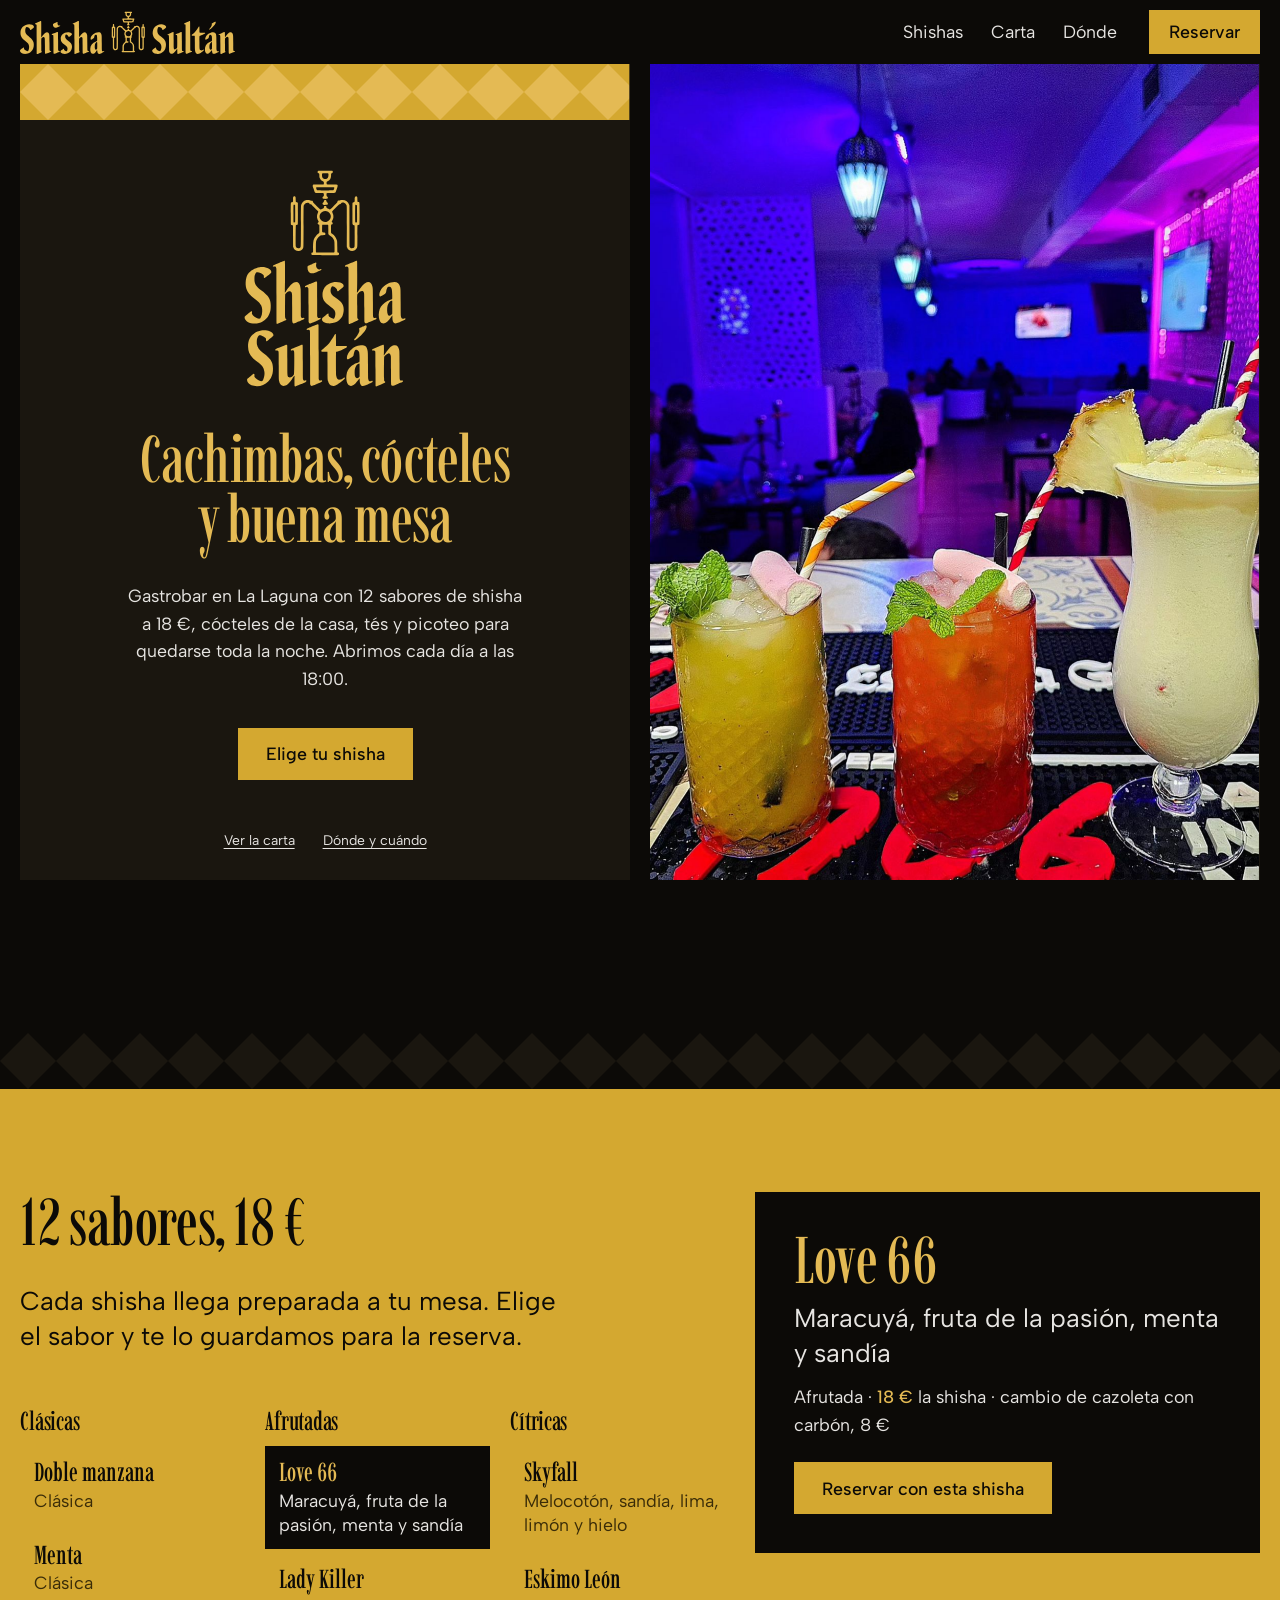
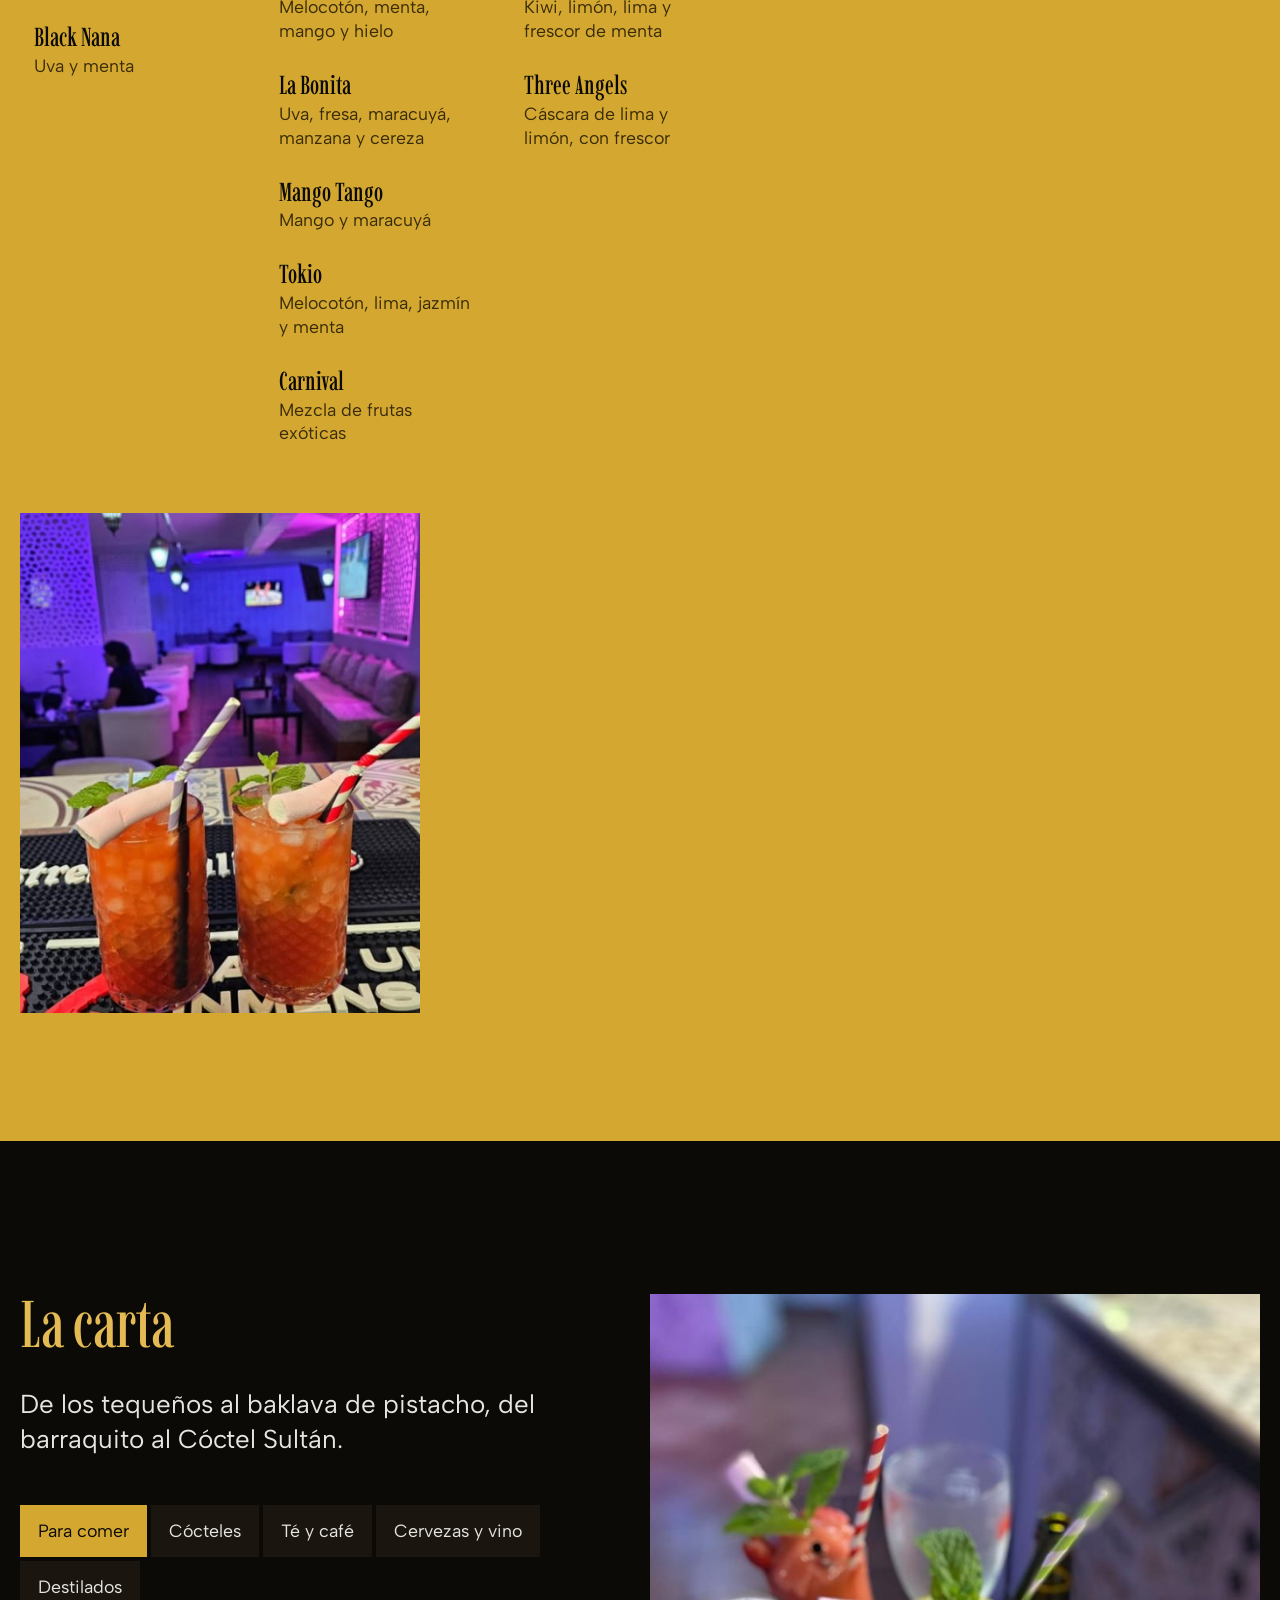
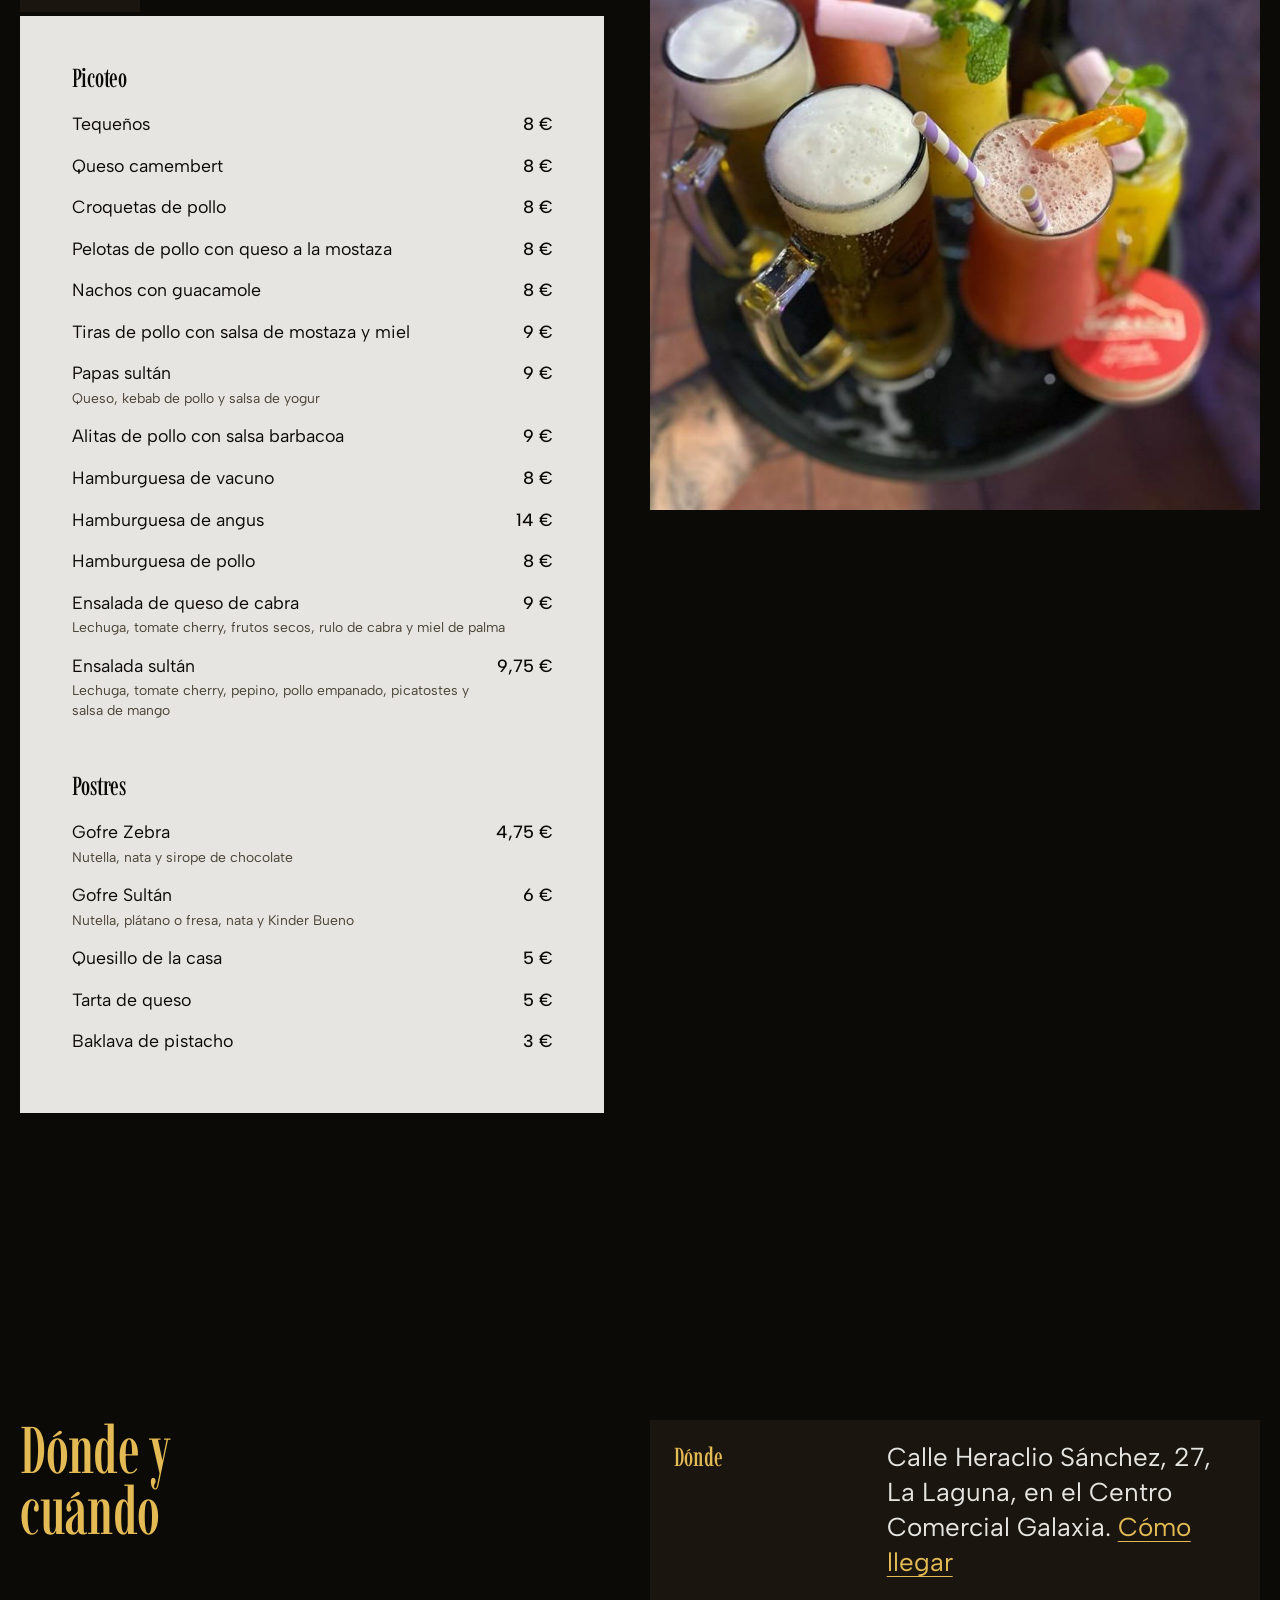
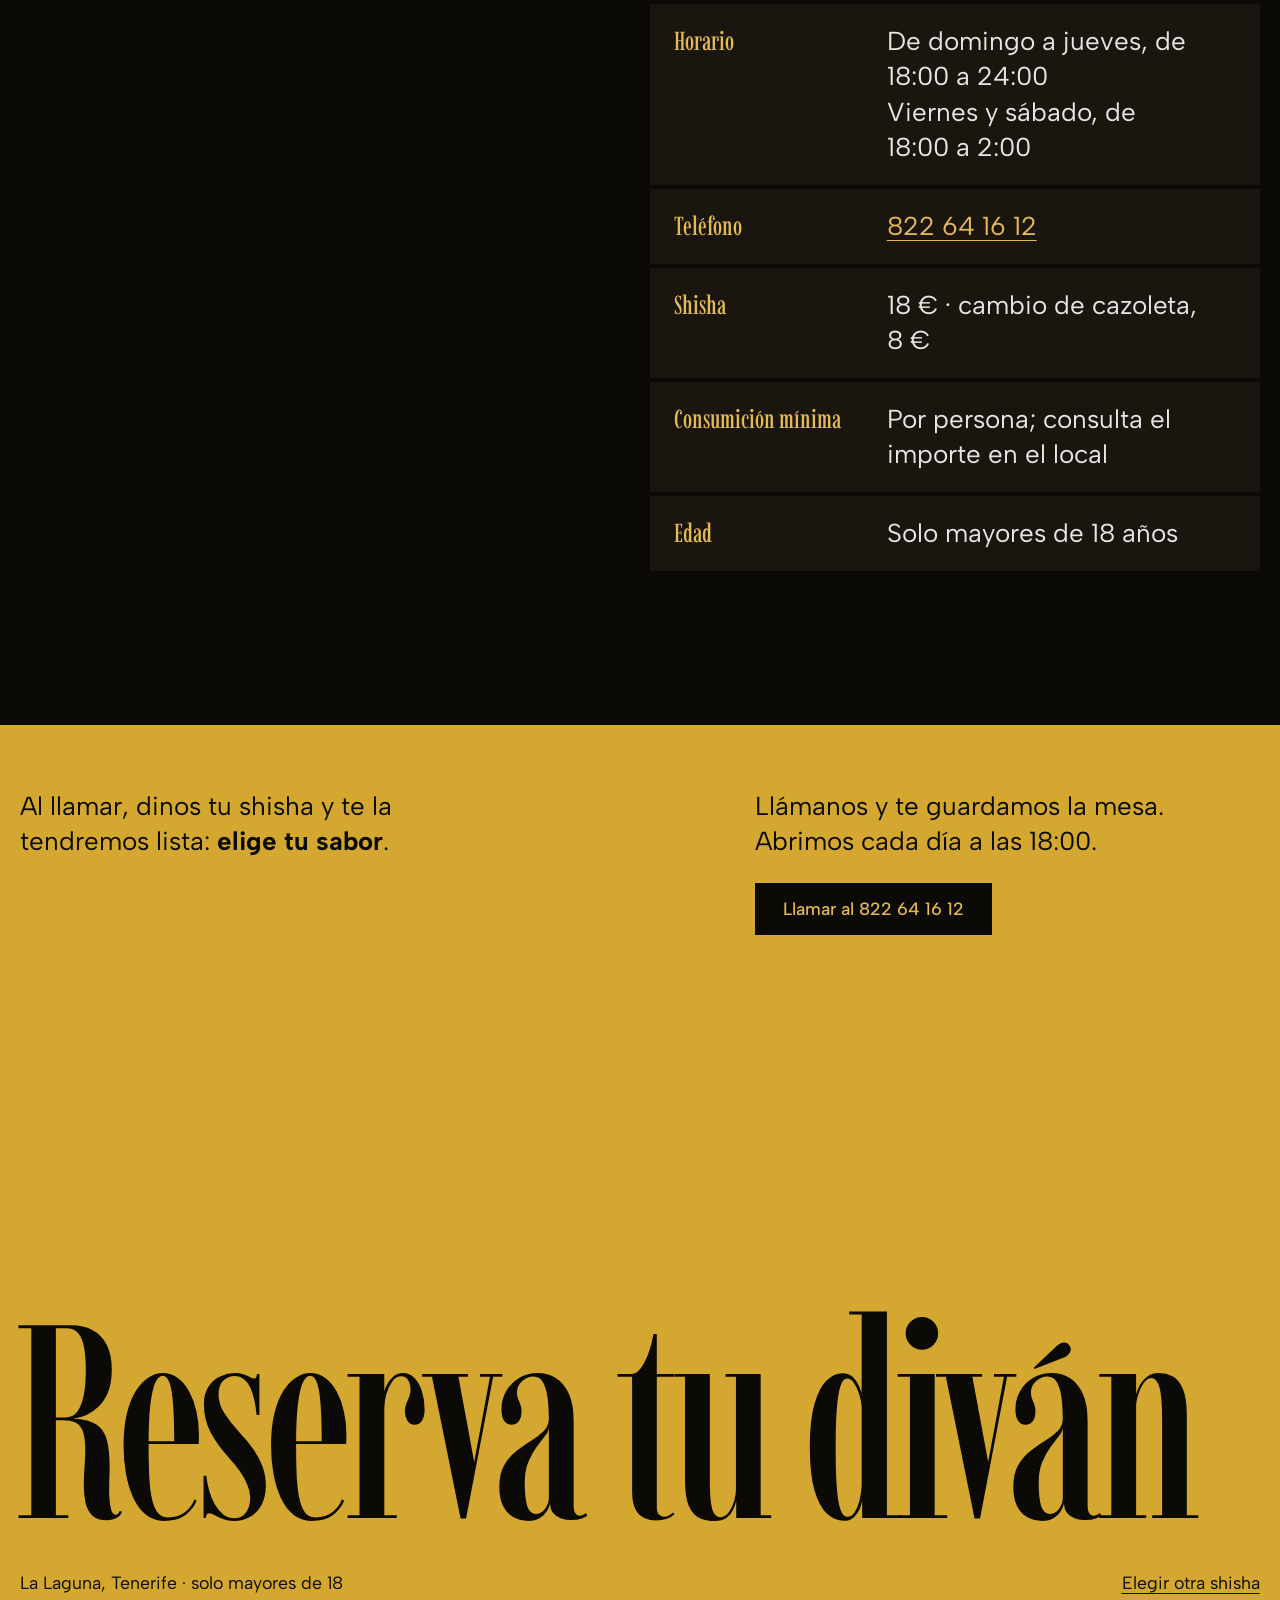
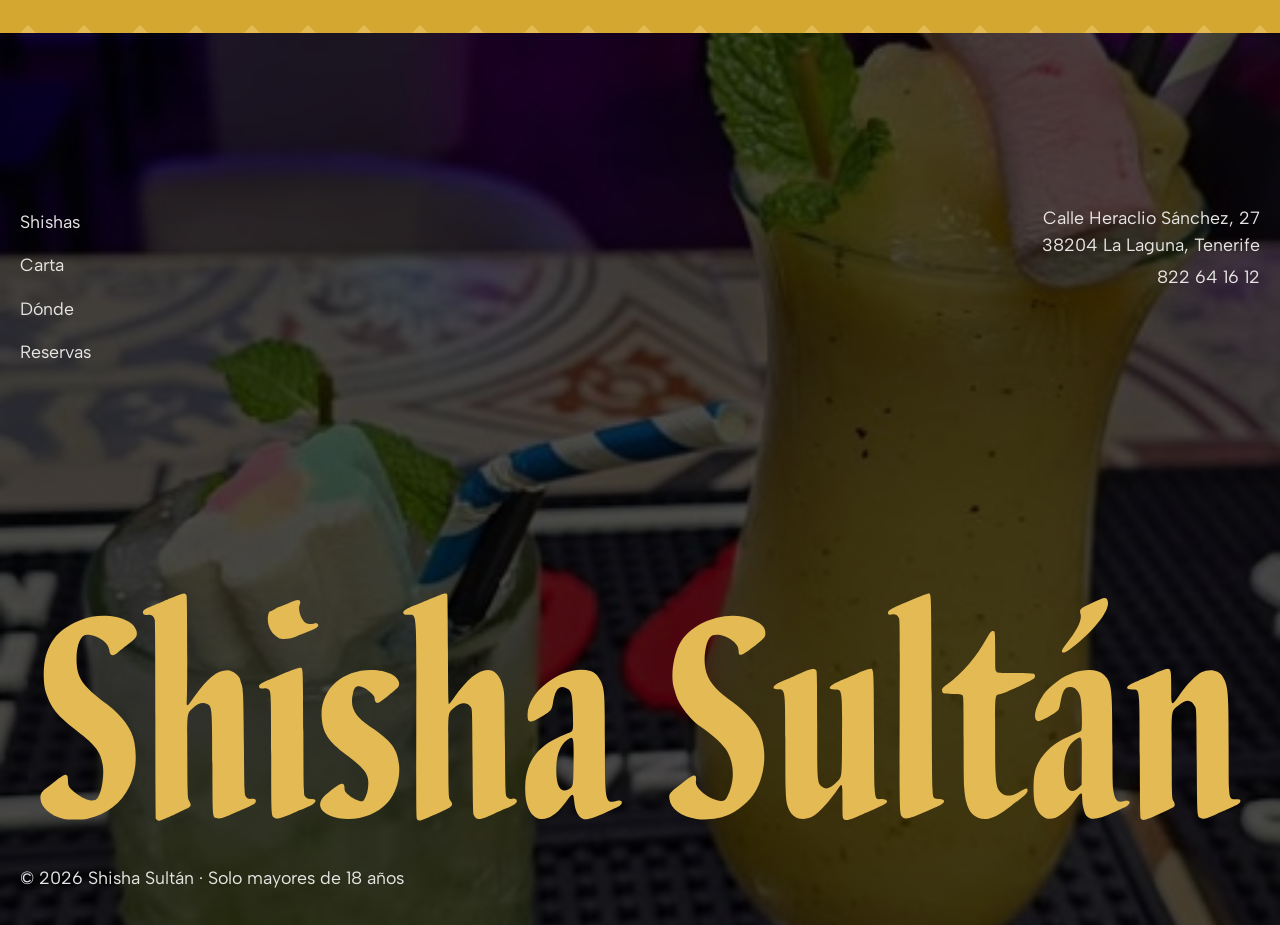
<file: index.html>
<!doctype html>
<html lang="es">
<head>
<meta charset="utf-8">
<meta name="viewport" content="width=device-width, initial-scale=1">
<title>Shisha Sultán · Gastrobar y cachimbas en La Laguna</title>
<meta name="description" content="Shisha Sultán, gastrobar y lounge de cachimbas en La Laguna (Tenerife): 12 sabores de shisha a 18 €, cócteles, tés y picoteo. Todos los días desde las 18:00.">
<meta name="theme-color" content="#0c0a07">
<link rel="icon" href="brand/favicon.svg" type="image/svg+xml">
<script>
  /* Tapa la página un instante si va a sonar la animación de entrada (solo la primera vez por visita). */
  try {
    if (!matchMedia("(prefers-reduced-motion: reduce)").matches && !sessionStorage.getItem("shisha-sultan:intro")) {
      document.documentElement.classList.add("intro-pendiente");
    }
  } catch (e) { /* sin almacenamiento: sin animación */ }
</script>
<meta property="og:title" content="Shisha Sultán · Gastrobar y cachimbas">
<meta property="og:description" content="12 sabores de shisha a 18 €, cócteles, tés y picoteo en La Laguna. Todos los días desde las 18:00.">
<link rel="preconnect" href="https://fonts.googleapis.com">
<link rel="preconnect" href="https://fonts.gstatic.com" crossorigin>
<link href="https://fonts.googleapis.com/css2?family=Imbue:opsz,wght@10..100,500&family=Albert+Sans:wght@400;500&display=swap" rel="stylesheet">
<script type="application/ld+json">
{
  "@context": "https://schema.org",
  "@type": "BarOrPub",
  "name": "Shisha Sultán",
  "description": "Gastrobar y lounge de cachimbas: 12 sabores de shisha, cócteles, tés y picoteo.",
  "url": "https://oliva3blanca.github.io/shisha-sultan-web/",
  "telephone": "+34 822 64 16 12",
  "address": {
    "@type": "PostalAddress",
    "streetAddress": "Calle Heraclio Sánchez, 27 (Centro Comercial Galaxia)",
    "postalCode": "38204",
    "addressLocality": "San Cristóbal de La Laguna",
    "addressRegion": "Santa Cruz de Tenerife",
    "addressCountry": "ES"
  },
  "geo": { "@type": "GeoCoordinates", "latitude": 28.4848504, "longitude": -16.3159972 },
  "hasMap": "https://maps.app.goo.gl/E8HLa1wCTCPhyPnT7",
  "openingHoursSpecification": [
    { "@type": "OpeningHoursSpecification", "dayOfWeek": ["Sunday", "Monday", "Tuesday", "Wednesday", "Thursday"], "opens": "18:00", "closes": "24:00" },
    { "@type": "OpeningHoursSpecification", "dayOfWeek": ["Friday", "Saturday"], "opens": "18:00", "closes": "02:00" }
  ]
}
</script>
<link rel="stylesheet" href="styles.css">
</head>
<body>
<a class="saltar" href="#contenido">Saltar al contenido</a>

<svg width="0" height="0" class="defs" aria-hidden="true" focusable="false">
  <defs>
    <pattern id="rombo-oro" width="56" height="56" patternUnits="userSpaceOnUse"><rect width="56" height="56" fill="#d4a830"/><path d="M28 0 56 28 28 56 0 28Z" fill="#e4ba54"/></pattern>
    <pattern id="rombo-negro" width="56" height="56" patternUnits="userSpaceOnUse"><rect width="56" height="56" fill="#0c0a07"/><path d="M28 0 56 28 28 56 0 28Z" fill="#1a160f"/></pattern>
  </defs>
</svg>

<header class="barra">
  <a class="barra__marca" href="#inicio" aria-label="Shisha Sultán, inicio">
    <svg class="emblema" viewBox="0 0 594.3 121.5" width="215" height="44" data-w="594.3" data-h="121.5" data-hc="299.4" data-dx1c="203.7" data-dx2c="-10.5" data-dxs1="279.2" data-dxs2="-86.0" aria-hidden="true" focusable="false"><g fill="currentColor"><g class="e-s1"><path transform="translate(-22.93 -3.59)" d="M31.98,124.62C26.87,123.38 22.93,119.73 22.96,116.25C22.97,114.65 23.43,113.84 25.01,112.62C25.72,112.08 27.17,110.94 28.22,110.11C33.23,106.11 34.00,106.03 34.00,109.48C34.00,111.59 34.44,112.31 36.88,114.20C40.95,117.36 44.61,118.22 45.86,116.31C47.58,113.70 48.58,107.37 47.93,103.18C47.11,97.87 45.16,95.26 37.63,89.43C29.50,83.13 27.42,80.57 25.18,74.12C23.96,70.64 23.98,62.94 25.21,59.04C27.43,51.97 31.09,48.20 38.88,44.95C47.60,41.30 59.77,43.55 61.38,49.12C61.87,50.80 61.50,51.82 59.94,53.08C59.39,53.52 58.53,54.22 58.03,54.63C57.53,55.05 56.68,55.72 56.15,56.12C55.61,56.51 54.62,57.33 53.95,57.92C51.96,59.69 50.82,59.31 50.52,56.79C50.16,53.73 45.70,50.75 41.46,50.75C39.11,50.75 37.38,54.94 37.42,60.53C37.47,68.06 39.48,71.08 49.50,78.63C55.83,83.41 59.69,88.78 60.62,94.12C63.26,109.28 55.56,121.79 41.84,124.62C39.57,125.09 33.92,125.09 31.98,124.62Z"/></g><g class="e-r1"><path fill-rule="evenodd" transform="translate(-22.93 -3.59)" d="M69.85,125.26C69.56,125.14 69.25,124.85 69.15,124.61C69.06,124.37 68.99,106.56 68.99,85.03C68.99,61.79 68.90,45.47 68.76,44.88C68.41,43.38 67.45,42.66 66.02,42.82C64.63,42.98 64.00,42.68 64.00,41.87C64.00,40.91 64.65,40.46 67.88,39.15C69.53,38.49 71.58,37.62 72.44,37.22C73.30,36.82 74.06,36.50 74.13,36.50C74.20,36.50 75.60,35.93 77.25,35.24C80.49,33.88 81.02,33.86 81.50,35.13C81.77,35.85 81.87,72.78 81.61,76.44C81.35,80.15 81.61,80.07 84.63,75.62C89.54,68.39 93.76,65.00 97.86,65.00C99.87,65.00 102.97,67.39 103.01,68.98C103.02,69.20 103.20,69.83 103.42,70.38C104.16,72.25 104.28,75.12 104.45,94.88C104.62,113.76 104.65,114.67 105.11,115.57C105.65,116.62 106.27,116.88 107.76,116.68C108.86,116.53 109.34,116.89 109.21,117.77C109.09,118.59 108.27,119.08 104.12,120.84C102.06,121.72 99.47,122.84 98.37,123.33C95.75,124.49 94.57,124.75 93.48,124.40C91.81,123.86 91.88,124.76 91.83,103.00C91.77,80.29 91.72,79.64 89.76,78.63C87.96,77.70 86.05,78.27 83.83,80.40C81.60,82.54 81.70,81.54 81.79,100.22C81.88,116.38 81.88,116.38 82.56,117.54C83.58,119.28 83.30,119.97 81.25,120.75C80.77,120.94 79.36,121.59 78.12,122.21C75.95,123.29 70.78,125.52 70.51,125.48C70.43,125.48 70.14,125.37 69.85,125.26ZM117.01,124.43C115.28,123.57 115.38,125.02 115.37,98.75C115.36,73.31 115.37,73.41 114.08,72.57C113.66,72.30 113.19,72.24 112.36,72.36C111.11,72.55 110.50,72.26 110.50,71.48C110.50,70.79 111.85,69.93 114.75,68.77C116.19,68.19 118.16,67.34 119.12,66.87C121.47,65.75 126.18,64.00 126.88,64.00C128.17,64.00 128.12,62.99 128.25,89.86C128.37,113.16 128.41,114.94 128.81,115.56C129.44,116.52 130.10,116.79 131.58,116.70C133.96,116.56 133.46,118.35 130.79,119.54C129.87,119.95 128.79,120.43 128.38,120.61C127.96,120.80 127.34,121.03 127.00,121.13C126.66,121.23 125.50,121.75 124.44,122.28C122.71,123.15 120.00,124.15 118.25,124.58C117.90,124.66 117.34,124.59 117.01,124.43ZM118.38,52.09C115.62,50.55 114.00,47.73 114.00,44.48C114.00,42.54 114.53,41.25 115.34,41.25C115.50,41.25 116.06,40.96 116.58,40.61C117.10,40.25 118.22,39.74 119.08,39.46C119.93,39.18 121.65,38.46 122.91,37.85C126.31,36.21 127.63,36.57 126.74,38.89C125.98,40.86 127.47,45.09 129.25,46.06C130.12,46.53 132.02,46.57 133.03,46.14C133.42,45.98 134.25,46.55 134.25,46.99C134.25,47.56 133.18,48.33 131.50,48.98C129.15,49.89 126.81,50.84 124.89,51.67C122.95,52.52 119.52,52.74 118.38,52.09ZM142.50,124.49C135.14,123.15 132.73,118.89 137.18,115.08C143.20,109.93 144.75,109.41 144.75,112.53C144.75,113.48 144.88,113.72 146.02,114.82C147.77,116.51 151.35,118.10 152.15,117.56C152.72,117.19 153.74,114.77 153.99,113.22C154.95,107.28 153.83,105.43 145.40,99.02C138.19,93.54 136.09,90.38 135.61,84.26C134.75,73.22 143.29,64.92 155.50,64.93C162.73,64.94 168.08,68.34 166.24,71.76C166.01,72.20 160.96,76.39 159.09,77.70C157.66,78.70 156.76,78.04 156.75,75.99C156.75,75.28 153.71,72.56 152.30,72.02C149.69,70.99 148.81,71.46 148.13,74.23C146.77,79.76 148.61,83.40 154.88,87.58C163.47,93.31 165.83,96.40 166.55,102.85C167.16,108.23 165.34,114.38 162.08,118.03C157.46,123.20 149.62,125.78 142.50,124.49ZM173.87,124.99C173.43,124.51 173.41,123.04 173.47,86.47C173.55,40.05 173.74,42.67 170.34,42.79C168.73,42.85 168.26,42.64 168.25,41.85C168.24,41.19 169.71,40.22 172.32,39.16C173.86,38.54 177.30,37.12 179.96,36.00C184.78,33.98 185.52,33.82 185.87,34.70C185.97,34.93 186.09,44.91 186.14,56.88C186.22,74.14 186.31,78.62 186.56,78.62C186.73,78.62 187.61,77.54 188.50,76.22C197.53,62.85 205.84,61.14 208.27,72.16C208.80,74.54 208.82,75.31 208.97,94.75C209.11,113.21 209.16,114.94 209.56,115.67C210.07,116.59 210.71,116.86 211.89,116.64C212.99,116.43 213.75,116.84 213.75,117.64C213.75,118.42 212.33,119.36 209.29,120.59C208.10,121.07 206.00,121.99 204.62,122.63C199.04,125.25 197.49,125.38 196.54,123.29C196.17,122.47 196.11,120.28 196.00,101.62C195.88,82.26 195.84,80.82 195.43,80.05C194.09,77.61 191.10,77.66 188.48,80.17C186.06,82.48 186.23,80.95 186.31,99.70C186.38,116.16 186.38,116.16 187.08,117.22C188.48,119.34 188.19,119.73 183.62,121.78C182.66,122.22 181.14,122.91 180.25,123.31C175.25,125.59 174.57,125.77 173.87,124.99ZM240.12,124.66C238.21,123.79 237.11,121.56 236.72,117.75C236.33,113.93 236.25,113.95 232.71,118.78C224.99,129.29 216.64,125.46 217.09,111.62C217.42,101.25 222.38,94.85 233.25,90.72C236.59,89.45 236.32,90.19 236.18,82.63C236.04,74.83 235.65,73.25 233.62,72.27C230.67,70.85 229.07,72.66 228.16,78.44C227.77,80.93 227.37,81.44 224.27,83.30C218.77,86.61 217.88,86.50 218.04,82.58C218.44,72.76 233.37,62.53 243.14,65.37C244.91,65.88 246.14,67.05 247.21,69.20C248.87,72.53 249.00,74.45 249.00,95.19C249.00,118.49 249.04,118.69 253.91,117.47C256.35,116.85 256.47,118.85 254.05,119.92C253.27,120.26 251.22,121.23 249.50,122.06C244.35,124.55 241.57,125.32 240.12,124.66ZM234.50,112.78C236.35,111.80 236.37,111.69 236.45,101.84C236.54,91.51 236.47,91.25 234.00,92.98C231.21,94.94 229.73,98.57 229.56,103.88C229.32,111.52 231.05,114.63 234.50,112.78Z"/></g><g class="e-s2"><path transform="translate(90.71 -3.59)" d="M285.62,124.75C279.61,123.83 275.29,120.63 274.83,116.74C274.57,114.54 274.64,114.46 280.86,109.60C284.71,106.60 285.89,106.59 285.43,109.57C285.05,112.05 289.09,115.79 293.59,117.13C296.21,117.91 297.05,117.61 298.08,115.59C300.95,109.93 300.94,102.94 298.06,97.75C296.65,95.22 292.12,90.97 287.51,87.87C283.45,85.14 278.70,79.15 277.55,75.30C277.28,74.38 276.85,72.95 276.61,72.12C275.28,67.66 276.31,59.46 278.82,54.64C283.63,45.39 298.40,40.43 308.24,44.75C311.86,46.34 313.25,47.84 313.25,50.18C313.25,51.76 312.86,52.20 308.38,55.74C303.55,59.55 302.50,59.77 302.50,56.99C302.50,52.87 293.52,48.84 291.02,51.85C289.59,53.58 288.62,58.80 289.01,62.72C289.57,68.34 292.25,72.03 299.85,77.62C305.65,81.89 309.57,86.21 310.98,89.90C313.42,96.27 313.46,102.81 311.09,109.75C309.17,115.34 305.00,119.83 298.78,122.99C295.63,124.58 289.74,125.37 285.62,124.75Z"/></g><g class="e-r2"><path fill-rule="evenodd" transform="translate(90.71 -3.59)" d="M344.60,124.72C344.16,124.23 344.12,123.74 344.12,117.91C344.12,110.57 344.01,110.12 342.68,112.12C338.96,117.73 334.34,122.78 331.92,123.89C328.07,125.65 324.43,124.58 322.83,121.21C321.31,118.00 321.25,117.11 321.25,95.79C321.25,72.22 321.33,72.85 318.18,72.70C316.81,72.63 316.62,72.56 316.55,72.10C316.43,71.26 317.59,70.50 321.39,68.90C323.31,68.10 325.89,66.97 327.12,66.38C331.41,64.36 333.09,64.07 333.68,65.25C333.92,65.73 333.99,70.55 334.00,86.54C334.01,110.22 334.00,110.15 336.01,111.85C337.44,113.04 339.09,112.55 341.53,110.21C344.06,107.77 343.86,109.28 343.95,91.77C344.04,72.49 344.08,72.75 340.89,72.75C337.31,72.75 339.01,70.91 344.66,68.65C346.15,68.05 348.66,66.98 350.23,66.26C351.80,65.54 353.68,64.83 354.42,64.68C356.83,64.17 356.61,61.72 356.75,90.07C356.90,119.14 356.62,116.75 359.88,116.75C361.13,116.75 362.00,117.15 362.00,117.74C362.00,118.36 360.70,119.14 357.00,120.74C354.73,121.72 352.48,122.70 352.00,122.92C346.94,125.22 345.39,125.60 344.60,124.72ZM368.03,123.86C366.94,122.46 366.93,122.33 367.03,82.62C367.12,46.68 367.10,44.83 366.68,43.97C366.10,42.81 365.28,42.45 363.75,42.65C362.66,42.79 362.54,42.76 362.37,42.25C362.08,41.33 363.31,40.44 367.00,38.88C374.59,35.66 378.10,34.25 378.50,34.25C379.74,34.25 379.67,32.18 379.85,74.96C380.02,116.96 379.99,115.73 381.06,116.42C381.23,116.53 382.11,116.68 383.00,116.75C385.52,116.94 385.43,118.28 382.81,119.44C382.16,119.73 380.44,120.49 379.00,121.14C371.06,124.69 369.07,125.18 368.03,123.86ZM398.38,124.23C395.97,123.24 394.53,121.30 393.72,117.95C392.74,113.89 392.65,111.97 392.64,93.45C392.63,76.59 392.60,75.49 392.18,75.07C391.80,74.69 391.19,74.61 388.18,74.54C384.29,74.44 384.00,74.34 384.00,73.09C384.00,72.33 384.19,72.11 385.98,70.78C392.42,66.00 397.47,60.08 402.00,51.98C403.22,49.80 403.70,49.25 404.37,49.25C405.25,49.25 405.29,49.59 405.27,57.54C405.26,64.46 405.29,64.99 405.73,65.54C406.21,66.12 406.21,66.12 413.23,66.18C417.60,66.22 420.45,66.34 420.75,66.50C421.37,66.83 421.40,67.79 420.81,68.31C420.40,68.68 412.96,72.50 412.66,72.50C412.58,72.50 411.67,72.90 410.63,73.38C409.60,73.86 408.17,74.38 407.44,74.54C405.07,75.05 405.25,73.72 405.25,91.02C405.25,110.25 405.48,112.43 407.75,114.34C409.53,115.83 411.92,115.72 414.75,114.00C417.72,112.19 418.25,112.10 418.25,113.41C418.25,114.16 417.13,115.34 414.62,117.23C413.78,117.86 412.53,118.81 411.86,119.33C405.21,124.50 401.92,125.69 398.38,124.23ZM425.62,124.46C423.59,123.70 421.83,121.36 421.11,118.46C420.49,115.93 420.48,108.94 421.09,106.25C422.64,99.47 428.23,93.98 437.00,90.62C438.31,90.12 439.53,89.53 439.71,89.29C440.30,88.55 439.97,77.58 439.29,75.50C438.56,73.24 437.27,71.98 435.52,71.81C433.27,71.59 432.25,73.17 431.36,78.24C431.16,79.40 430.82,80.61 430.61,80.94C429.85,82.10 423.90,85.50 422.64,85.50C420.48,85.50 420.83,81.16 423.33,76.88C425.26,73.56 426.53,72.20 430.25,69.44C436.63,64.73 445.43,63.54 448.88,66.94C452.00,70.02 452.23,72.02 452.24,95.75C452.25,108.81 452.32,111.74 452.64,113.62C453.29,117.30 454.27,118.28 456.68,117.64C459.88,116.80 459.93,118.87 456.75,120.24C455.99,120.57 454.08,121.45 452.50,122.20C446.48,125.06 443.43,125.40 441.79,123.43C441.04,122.52 440.21,119.35 440.14,117.12C440.05,114.34 440.09,114.50 439.54,114.50C439.24,114.50 438.48,115.35 437.38,116.92C433.27,122.76 428.79,125.63 425.62,124.46ZM432.17,57.83C431.70,57.36 432.15,56.37 433.69,54.46C438.05,49.07 440.06,44.94 439.47,42.60C438.96,40.59 439.10,40.43 443.19,38.47C449.18,35.60 449.63,35.50 450.25,37.00C451.48,39.98 447.13,46.46 439.30,53.31C435.12,56.97 432.78,58.45 432.17,57.83ZM437.45,113.15C437.82,112.95 438.52,112.38 439.00,111.88L439.88,110.97L439.95,101.89C440.03,90.98 440.09,91.17 437.33,93.04C434.53,94.94 433.06,98.44 432.82,103.75C432.51,110.93 434.39,114.75 437.45,113.15ZM463.63,124.67C463.30,124.16 463.24,121.06 463.17,99.73C463.08,71.00 463.29,72.75 459.97,72.75C457.45,72.75 457.47,71.66 460.02,70.36C460.65,70.04 462.85,69.09 464.89,68.23C466.94,67.38 468.85,66.53 469.14,66.34C469.43,66.15 470.59,65.66 471.72,65.25C475.77,63.77 475.75,63.73 475.75,71.76C475.75,79.89 475.77,79.90 479.29,74.71C481.83,70.96 485.78,66.89 487.87,65.87C491.13,64.27 494.87,65.02 496.34,67.56C498.58,71.43 498.75,73.48 498.76,96.11C498.76,118.01 498.59,116.84 501.87,116.86C503.22,116.87 503.38,116.93 503.45,117.41C503.58,118.33 502.72,118.94 499.12,120.47C498.16,120.88 495.86,121.89 494.00,122.72C489.66,124.65 488.57,124.93 487.54,124.39C486.07,123.63 486.14,124.63 485.99,101.88C485.86,81.24 485.85,80.86 485.33,79.75C483.92,76.72 481.79,76.54 478.63,79.21C475.66,81.70 475.89,79.99 475.95,99.48C476.01,116.33 476.01,116.33 476.66,117.52C477.49,119.05 477.34,119.79 476.07,120.37C475.55,120.61 474.23,121.23 473.12,121.76C466.05,125.14 464.29,125.68 463.63,124.67Z"/></g></g><g class="e-cachimba"><g transform="translate(248.87 0.00) scale(0.24299) translate(-54.8 -11.8)" fill="none" stroke="currentColor" stroke-width="22" stroke-linecap="round" stroke-linejoin="round"><path fill="currentColor" stroke="none" fill-rule="evenodd" d="M193.50,491.77C192.08,491.60 191.11,491.18 189.34,489.97C186.25,487.86 185.85,482.29 188.59,479.62C189.91,478.34 190.00,478.31 194.69,477.02C196.66,476.48 196.51,478.51 196.63,450.59C196.77,420.33 196.73,420.92 199.47,410.75C203.31,396.50 212.52,383.91 225.77,374.80C231.61,370.78 231.12,373.18 231.12,348.48C231.12,324.22 231.46,326.50 227.77,325.76C222.45,324.69 220.06,319.87 222.53,315.22C223.35,313.69 224.30,312.85 226.74,311.50C228.27,310.65 228.26,310.35 226.60,307.82C225.81,306.61 224.76,305.00 224.26,304.24C218.46,295.34 216.03,281.22 218.70,271.85C218.97,270.90 219.32,269.50 219.48,268.73C219.78,267.29 223.32,259.30 224.35,257.75C224.67,257.26 225.01,256.50 225.11,256.07C225.55,254.08 226.00,254.59 206.94,235.73C183.85,212.88 186.32,215.02 182.77,214.81C179.16,214.59 177.44,213.32 176.22,209.96C175.26,207.34 173.86,206.48 169.75,205.97C157.84,204.52 146.99,213.05 145.10,225.38C144.99,226.06 144.90,275.51 144.89,335.25C144.88,436.91 144.85,444.01 144.45,445.96C141.72,459.16 131.75,468.27 118.95,469.24C103.17,470.44 91.71,462.05 87.72,446.38C87.15,444.12 87.15,444.12 87.08,388.38C87.03,350.39 86.92,332.22 86.74,331.35C86.28,329.12 84.74,328.19 81.37,328.12C76.89,328.03 75.47,326.26 75.01,320.23C74.67,315.81 74.66,214.77 75.00,210.70C75.30,207.12 75.69,206.05 77.08,205.08C78.08,204.37 80.73,203.48 82.88,203.12C84.35,202.88 86.23,202.00 86.57,201.40C86.79,201.02 86.91,197.68 87.00,189.25C87.15,176.17 87.11,176.43 89.16,173.77C91.99,170.09 97.82,170.45 100.17,174.44C101.61,176.87 101.74,178.15 101.75,189.43C101.75,202.66 101.65,202.38 106.50,202.99C111.24,203.58 112.36,204.29 113.42,207.33C114.23,209.63 114.11,322.91 113.30,324.53C112.30,326.54 111.05,327.18 106.40,328.11C104.13,328.56 102.53,329.35 102.07,330.25C101.49,331.39 101.75,442.42 102.34,444.36C104.02,449.90 107.28,452.89 113.12,454.25C115.78,454.87 116.12,454.87 119.12,454.25C124.61,453.12 127.53,450.45 129.35,444.87C130.00,442.89 130.00,442.89 130.03,349.13C130.07,250.67 130.20,226.11 130.74,223.12C131.76,217.38 133.69,211.93 135.81,208.77C136.26,208.10 137.17,206.76 137.84,205.78C139.88,202.77 145.65,197.76 149.12,195.96C149.54,195.75 150.44,195.28 151.12,194.93C152.53,194.21 157.11,192.51 159.35,191.88C163.52,190.70 173.81,191.23 178.88,192.88C183.23,194.31 185.61,194.79 189.18,194.97C192.37,195.14 192.51,195.17 193.43,195.91C194.99,197.16 195.86,198.87 196.19,201.34C196.69,205.12 196.41,204.76 207.92,216.11C213.65,221.76 221.88,229.91 226.22,234.22C236.65,244.62 236.62,244.60 241.80,241.44C243.98,240.12 244.92,239.70 246.80,239.25C249.63,238.57 254.06,236.48 254.77,235.48C255.62,234.28 256.00,232.78 256.00,230.62C256.00,227.56 256.16,227.05 257.63,225.58C260.89,222.33 267.20,223.23 269.24,227.25C269.52,227.81 269.74,229.02 269.86,230.62C270.20,235.58 271.42,237.17 275.56,238.02C278.76,238.68 281.14,239.61 283.12,240.96C288.30,244.49 289.91,244.02 296.88,236.99C299.21,234.63 307.06,226.78 314.32,219.54C329.10,204.80 329.08,204.83 329.68,201.17C330.46,196.39 332.25,194.96 337.50,194.88C340.39,194.84 345.79,193.64 347.81,192.59C350.47,191.22 359.97,190.66 364.75,191.59C379.23,194.40 391.15,205.40 394.58,219.12C395.45,222.63 395.49,226.89 395.64,334.75C395.72,393.39 395.86,442.11 395.96,443.00C396.40,446.86 399.50,451.38 402.82,452.99C411.40,457.14 420.50,453.53 423.53,444.77C423.98,443.47 424.00,441.54 423.98,387.15C423.96,356.20 423.87,330.60 423.78,330.27C423.46,329.11 422.46,328.66 419.81,328.49C415.48,328.21 412.78,326.24 411.97,322.75C411.86,322.27 411.76,296.60 411.75,265.71C411.74,209.55 411.74,209.55 412.46,207.76C413.66,204.78 415.12,203.67 418.15,203.43C421.21,203.18 422.54,202.37 423.54,200.16C424.12,198.88 424.12,198.85 424.06,189.38C423.99,177.70 424.28,176.10 427.06,172.94C429.04,170.69 433.76,170.83 436.32,173.21C438.67,175.40 438.59,174.93 438.74,188.50C438.86,199.35 438.91,200.45 439.33,201.21C439.96,202.35 441.44,202.99 443.52,202.99C447.30,203.01 449.30,204.36 450.32,207.61C451.19,210.38 451.20,323.02 450.33,324.65C449.18,326.79 447.99,327.45 444.10,328.10C441.05,328.62 440.02,328.99 439.40,329.83C438.88,330.54 438.88,330.54 438.83,386.21C438.78,445.16 438.80,443.10 438.03,446.75C437.19,450.69 436.62,452.05 433.85,456.66C431.63,460.35 426.98,464.41 422.54,466.53C406.54,474.17 386.75,465.77 382.41,449.50C380.82,443.55 380.95,453.24 380.89,334.38L380.84,226.38L379.92,222.82C376.85,211.00 365.94,204.07 353.80,206.22C351.17,206.69 350.10,207.75 349.23,210.75C348.46,213.40 347.02,214.43 343.57,214.78C339.27,215.22 340.23,214.43 321.44,233.00C301.14,253.06 301.84,252.36 301.34,253.31C300.73,254.50 300.97,257.32 301.80,258.64C307.97,268.41 309.91,284.25 306.14,294.07C304.27,298.94 303.69,300.30 302.93,301.64C301.90,303.46 300.51,305.66 299.24,307.52C297.45,310.12 297.65,310.90 300.51,312.40C303.89,314.17 304.86,316.50 303.91,320.56C303.27,323.27 301.40,324.88 298.02,325.61C295.81,326.08 294.78,326.90 294.72,328.21C294.45,334.47 294.79,369.24 295.13,370.28C295.58,371.62 296.14,372.12 300.88,375.38C311.74,382.86 320.55,393.91 324.66,405.22C326.40,410.00 327.00,412.44 328.28,419.88C328.42,420.70 328.60,421.60 328.69,421.88C328.77,422.15 328.90,434.25 328.98,448.76C329.12,473.80 329.15,475.18 329.58,475.85C330.10,476.63 331.52,477.34 333.38,477.74C334.06,477.88 334.88,478.06 335.18,478.13C335.49,478.20 336.14,478.61 336.64,479.04C339.78,481.81 339.68,487.34 336.44,490.12C334.21,492.03 340.89,491.86 263.75,491.90C225.87,491.92 194.26,491.86 193.50,491.77ZM312.50,476.75C313.04,476.47 313.61,476.02 313.75,475.74C314.24,474.83 313.94,423.54 313.43,420.16C312.46,413.74 309.01,405.27 305.12,399.74C301.47,394.55 293.88,387.73 288.82,385.09C284.19,382.67 281.94,380.74 280.70,378.12L279.88,376.38L279.83,352.88C279.80,339.96 279.72,329.02 279.63,328.59C279.45,327.60 277.99,326.26 277.05,326.22C272.71,326.05 247.99,326.31 247.43,326.54C245.96,327.13 246.00,326.52 246.00,346.80C246.00,358.41 246.10,365.71 246.25,366.28C246.74,368.03 246.98,368.11 252.46,368.29C259.62,368.52 261.11,368.95 262.80,371.22C265.08,374.29 264.97,378.08 262.53,380.54C260.39,382.69 259.97,382.77 250.38,383.00C237.64,383.29 234.64,384.68 224.82,394.79C220.36,399.38 215.84,407.37 213.84,414.19C212.12,420.06 212.17,419.11 212.08,448.38C211.98,477.77 211.86,475.74 213.74,476.69C215.41,477.53 310.86,477.59 312.50,476.75ZM434.87,313.57C435.94,313.24 436.46,312.93 436.68,312.49C437.03,311.80 437.07,283.76 436.78,243.25C436.60,217.71 436.77,219.32 434.17,218.03C432.74,217.32 428.77,216.90 427.77,217.35C426.60,217.88 426.62,216.79 426.70,264.10C426.76,297.15 426.70,309.40 426.50,310.27C425.72,313.51 429.84,315.13 434.87,313.57ZM97.49,313.29C99.49,312.33 99.32,316.85 99.30,265.80C99.29,240.81 99.27,220.18 99.26,219.95C99.17,216.97 91.64,216.14 89.83,218.91C89.39,219.57 89.38,221.61 89.44,265.11C89.47,290.15 89.56,311.03 89.64,311.53C89.79,312.48 90.76,313.60 91.62,313.83C92.59,314.08 96.61,313.71 97.49,313.29ZM268.88,310.86C275.50,309.93 284.34,304.12 287.81,298.43C290.87,293.40 290.78,293.60 292.42,288.38C293.68,284.37 293.49,276.76 292.03,272.25C286.91,256.48 272.63,248.41 256.00,251.90C244.27,254.36 234.82,263.94 232.61,275.62C232.11,278.30 232.24,285.21 232.84,287.50C236.11,299.98 247.17,309.73 259.50,311.01C261.08,311.17 262.49,311.34 262.62,311.39C263.00,311.51 266.08,311.25 268.88,310.86ZM253.33,218.01C250.15,217.25 248.20,214.61 248.04,210.85C247.89,207.39 248.95,205.88 252.55,204.37C254.90,203.39 255.20,202.87 255.64,199.13C255.98,196.20 256.26,195.41 257.59,193.54C258.87,191.76 260.21,191.12 262.75,191.12C267.24,191.12 269.45,193.45 270.26,199.00C270.78,202.56 271.32,203.48 273.48,204.43C276.74,205.87 277.99,207.62 277.99,210.77C278.01,214.49 275.98,216.99 272.25,217.86C270.49,218.27 254.95,218.40 253.33,218.01ZM254.50,185.48C250.21,184.92 247.92,182.46 247.89,178.40C247.86,175.31 248.78,173.87 251.74,172.38C255.11,170.67 255.55,169.69 255.53,163.91C255.51,154.90 255.11,154.14 250.12,153.54C247.04,153.16 226.30,152.97 219.92,153.25C208.66,153.75 206.59,152.41 203.50,142.62C202.53,139.56 199.41,130.80 198.47,128.51C197.77,126.81 197.30,125.52 194.94,118.77C192.72,112.40 195.29,108.25 201.85,107.61C202.69,107.53 214.57,107.44 228.25,107.42C255.44,107.37 253.97,107.45 255.10,105.93C255.58,105.27 255.62,104.89 255.62,99.93C255.63,92.35 255.68,92.43 247.86,88.39C242.32,85.53 237.90,81.65 235.63,77.65C235.21,76.92 234.75,76.17 234.59,75.97C234.09,75.37 232.54,71.10 231.90,68.54C231.04,65.16 230.75,61.86 230.75,55.61C230.75,46.94 230.17,45.86 225.07,45.11C218.98,44.22 219.89,33.39 226.15,32.25C228.97,31.74 298.32,31.84 300.10,32.36C303.04,33.21 304.46,35.17 304.70,38.68C304.97,42.77 302.85,45.22 298.49,45.85C295.20,46.33 295.08,46.70 294.93,56.25C294.80,65.23 294.46,68.09 293.13,71.50C289.60,80.59 284.97,85.21 274.45,90.12C270.89,91.78 270.18,92.95 270.23,97.13C270.29,102.73 270.90,105.54 272.27,106.54C273.44,107.39 276.51,107.50 299.87,107.50C325.36,107.50 325.80,107.53 328.42,109.06C331.08,110.61 331.79,112.57 331.12,116.48C330.71,118.80 329.44,123.25 328.64,125.12C328.41,125.67 327.82,127.36 327.34,128.88C326.85,130.39 326.23,132.24 325.96,133.00C325.68,133.76 324.89,136.06 324.20,138.12C320.58,148.98 319.90,150.27 316.72,152.20C315.02,153.24 314.00,153.28 292.88,153.26C272.88,153.24 272.61,153.25 271.80,153.75C270.33,154.66 269.94,155.99 270.24,159.14C270.38,160.61 270.42,163.12 270.34,164.72C270.10,169.38 270.93,171.20 273.76,172.23C278.63,174.01 279.76,179.60 276.01,183.46C274.06,185.47 273.25,185.62 264.12,185.66C259.73,185.68 255.39,185.60 254.50,185.48ZM306.82,138.66C307.26,138.47 307.88,138.03 308.20,137.69C308.72,137.13 311.00,131.90 311.00,131.28C311.00,131.14 311.51,129.71 312.12,128.11C313.59,124.33 313.60,123.33 312.23,122.62C311.29,122.13 217.08,122.06 215.46,122.54C212.88,123.31 212.70,124.84 214.50,130.38C216.41,136.24 217.76,138.01 220.88,138.77C222.41,139.14 305.94,139.03 306.82,138.66ZM266.79,77.40C272.13,76.37 277.21,72.23 279.05,67.43C280.27,64.23 280.29,64.10 280.51,56.25C280.75,47.66 280.69,47.28 279.02,46.45C277.78,45.83 253.51,45.92 250.33,46.56C247.46,47.13 246.37,47.80 245.50,49.48C244.70,51.02 245.04,60.90 246.02,64.75C248.40,74.08 256.96,79.29 266.79,77.40Z"/></g></g></svg>
  </a>
  <nav aria-label="Principal">
    <ul class="barra__enlaces">
      <li><a href="#shishas">Shishas</a></li>
      <li><a href="#carta">Carta</a></li>
      <li><a href="#donde">Dónde</a></li>
    </ul>
  </nav>
  <a class="boton boton--oro barra__accion" href="#reservas">Reservar</a>
</header>

<main id="contenido">

  <!-- Portada: tarjeta impresa junto a la sala -->
  <div class="escena" id="inicio">
    <section class="portada" aria-labelledby="titulo">
      <svg class="capitone" aria-hidden="true" focusable="false"><rect width="100%" height="100%" fill="url(#rombo-oro)"/></svg>
      <div class="portada__cuerpo">
        <img class="portada__logo" src="brand/logo-vertical-oro.svg" alt="Shisha Sultán" width="556" height="749">
        <h1 id="titulo" class="portada__titulo"><span class="oculto" translate="no">Shisha Sultán: </span>Cachimbas, cócteles y buena mesa</h1>
        <p class="portada__texto">Gastrobar en La Laguna con 12 sabores de shisha a 18&nbsp;€, cócteles de la casa, tés y picoteo para quedarse toda la noche. Abrimos cada día a las 18:00.</p>
        <a class="boton boton--oro" href="#shishas">Elige tu shisha</a>
        <ul class="portada__enlaces">
          <li><a href="#carta">Ver la carta</a></li>
          <li><a href="#donde">Dónde y cuándo</a></li>
        </ul>
      </div>
    </section>
    <figure class="escena__foto escena__foto--portada">
      <img src="assets/cocteles-portada.jpg" alt="Dos mojitos y una piña colada sobre la mesa del salón de Shisha Sultán" width="1400" height="1595" fetchpriority="high">
    </figure>
  </div>

  <!-- Shishas: el campo dorado a todo lo ancho, con el selector -->
  <section class="shishas" id="shishas" aria-labelledby="t-shishas">
    <svg class="capitone capitone--negro" aria-hidden="true" focusable="false"><rect width="100%" height="100%" fill="url(#rombo-negro)"/></svg>
    <div class="shishas__marco">
      <div class="shishas__intro">
        <h2 id="t-shishas" class="titulo">12 sabores, 18&nbsp;€</h2>
        <p class="entradilla">Cada shisha llega preparada a tu mesa. Elige el sabor y te lo guardamos para la reserva.</p>
      </div>

      <div class="selector" data-selector>
        <!-- sabores:inicio -->
<div class="selector__familia"><h3>Clásicas</h3><ul>
<li><button type="button" class="sabor" aria-pressed="false" data-sabor="Doble manzana" data-notas="" data-familia="Clásicas"><span class="sabor__nombre" translate="no">Doble manzana</span><span class="sabor__notas">Clásica</span></button></li>
<li><button type="button" class="sabor" aria-pressed="false" data-sabor="Menta" data-notas="" data-familia="Clásicas"><span class="sabor__nombre" translate="no">Menta</span><span class="sabor__notas">Clásica</span></button></li>
<li><button type="button" class="sabor" aria-pressed="false" data-sabor="Black Nana" data-notas="Uva y menta" data-familia="Clásicas"><span class="sabor__nombre" translate="no">Black Nana</span><span class="sabor__notas">Uva y menta</span></button></li>
</ul></div>
<div class="selector__familia"><h3>Afrutadas</h3><ul>
<li><button type="button" class="sabor" aria-pressed="false" data-sabor="Love 66" data-notas="Maracuyá, fruta de la pasión, menta y sandía" data-familia="Afrutadas"><span class="sabor__nombre" translate="no">Love 66</span><span class="sabor__notas">Maracuyá, fruta de la pasión, menta y sandía</span></button></li>
<li><button type="button" class="sabor" aria-pressed="false" data-sabor="Lady Killer" data-notas="Melocotón, menta, mango y hielo" data-familia="Afrutadas"><span class="sabor__nombre" translate="no">Lady Killer</span><span class="sabor__notas">Melocotón, menta, mango y hielo</span></button></li>
<li><button type="button" class="sabor" aria-pressed="false" data-sabor="La Bonita" data-notas="Uva, fresa, maracuyá, manzana y cereza" data-familia="Afrutadas"><span class="sabor__nombre" translate="no">La Bonita</span><span class="sabor__notas">Uva, fresa, maracuyá, manzana y cereza</span></button></li>
<li><button type="button" class="sabor" aria-pressed="false" data-sabor="Mango Tango" data-notas="Mango y maracuyá" data-familia="Afrutadas"><span class="sabor__nombre" translate="no">Mango Tango</span><span class="sabor__notas">Mango y maracuyá</span></button></li>
<li><button type="button" class="sabor" aria-pressed="false" data-sabor="Tokio" data-notas="Melocotón, lima, jazmín y menta" data-familia="Afrutadas"><span class="sabor__nombre" translate="no">Tokio</span><span class="sabor__notas">Melocotón, lima, jazmín y menta</span></button></li>
<li><button type="button" class="sabor" aria-pressed="false" data-sabor="Carnival" data-notas="Mezcla de frutas exóticas" data-familia="Afrutadas"><span class="sabor__nombre" translate="no">Carnival</span><span class="sabor__notas">Mezcla de frutas exóticas</span></button></li>
</ul></div>
<div class="selector__familia"><h3>Cítricas</h3><ul>
<li><button type="button" class="sabor" aria-pressed="false" data-sabor="Skyfall" data-notas="Melocotón, sandía, lima, limón y hielo" data-familia="Cítricas"><span class="sabor__nombre" translate="no">Skyfall</span><span class="sabor__notas">Melocotón, sandía, lima, limón y hielo</span></button></li>
<li><button type="button" class="sabor" aria-pressed="false" data-sabor="Eskimo León" data-notas="Kiwi, limón, lima y frescor de menta" data-familia="Cítricas"><span class="sabor__nombre" translate="no">Eskimo León</span><span class="sabor__notas">Kiwi, limón, lima y frescor de menta</span></button></li>
<li><button type="button" class="sabor" aria-pressed="false" data-sabor="Three Angels" data-notas="Cáscara de lima y limón, con frescor" data-familia="Cítricas"><span class="sabor__nombre" translate="no">Three Angels</span><span class="sabor__notas">Cáscara de lima y limón, con frescor</span></button></li>
</ul></div>
<!-- sabores:fin -->
      </div>

      <div class="ficha" aria-live="polite" data-ficha>
        <p class="ficha__nombre" data-ficha-nombre translate="no">Love 66</p>
        <p class="ficha__notas" data-ficha-notas>Maracuyá, fruta de la pasión, menta y sandía</p>
        <p class="ficha__precio"><span data-ficha-familia>Afrutada</span> · <b>18&nbsp;€</b> la shisha · cambio de cazoleta con carbón, 8&nbsp;€</p>
        <a class="boton boton--negro" href="#reservas" data-ficha-reservar>Reservar con esta shisha</a>
      </div>

      <figure class="shishas__foto">
        <img src="assets/cocteles-rojos.jpg" alt="Dos cócteles rojos con hierbabuena sobre la barra de Shisha Sultán" width="457" height="571" loading="lazy" decoding="async">
      </figure>
    </div>
  </section>

  <!-- Carta: columna de lectura junto a la foto fija -->
  <div class="escena escena--lectura">
    <div class="lectura">
      <section class="carta" id="carta" aria-labelledby="t-carta">
        <h2 id="t-carta" class="titulo">La carta</h2>
        <p class="entradilla">De los tequeños al baklava de pistacho, del barraquito al Cóctel Sultán.</p>
        <div class="pestanas" data-pestanas>
          <!-- carta:inicio -->
<div class="pestanas__lista" role="tablist" aria-label="Secciones de la carta" hidden><button type="button" role="tab" id="tab-comer" aria-controls="panel-comer" aria-selected="true" tabindex="0">Para comer</button><button type="button" role="tab" id="tab-cocteles" aria-controls="panel-cocteles" aria-selected="false" tabindex="-1">Cócteles</button><button type="button" role="tab" id="tab-te" aria-controls="panel-te" aria-selected="false" tabindex="-1">Té y café</button><button type="button" role="tab" id="tab-cervezas" aria-controls="panel-cervezas" aria-selected="false" tabindex="-1">Cervezas y vino</button><button type="button" role="tab" id="tab-destilados" aria-controls="panel-destilados" aria-selected="false" tabindex="-1">Destilados</button></div>
<div class="hoja" role="tabpanel" id="panel-comer" aria-labelledby="tab-comer"><h3 class="hoja__titulo">Para comer</h3><div class="hoja__grupo"><h4>Picoteo</h4><ul><li><span class="hoja__plato">Tequeños</span><span class="hoja__precio">8&nbsp;€</span></li><li><span class="hoja__plato">Queso camembert</span><span class="hoja__precio">8&nbsp;€</span></li><li><span class="hoja__plato">Croquetas de pollo</span><span class="hoja__precio">8&nbsp;€</span></li><li><span class="hoja__plato">Pelotas de pollo con queso a la mostaza</span><span class="hoja__precio">8&nbsp;€</span></li><li><span class="hoja__plato">Nachos con guacamole</span><span class="hoja__precio">8&nbsp;€</span></li><li><span class="hoja__plato">Tiras de pollo con salsa de mostaza y miel</span><span class="hoja__precio">9&nbsp;€</span></li><li><span class="hoja__plato">Papas sultán<small>Queso, kebab de pollo y salsa de yogur</small></span><span class="hoja__precio">9&nbsp;€</span></li><li><span class="hoja__plato">Alitas de pollo con salsa barbacoa</span><span class="hoja__precio">9&nbsp;€</span></li><li><span class="hoja__plato">Hamburguesa de vacuno</span><span class="hoja__precio">8&nbsp;€</span></li><li><span class="hoja__plato">Hamburguesa de angus</span><span class="hoja__precio">14&nbsp;€</span></li><li><span class="hoja__plato">Hamburguesa de pollo</span><span class="hoja__precio">8&nbsp;€</span></li><li><span class="hoja__plato">Ensalada de queso de cabra<small>Lechuga, tomate cherry, frutos secos, rulo de cabra y miel de palma</small></span><span class="hoja__precio">9&nbsp;€</span></li><li><span class="hoja__plato">Ensalada sultán<small>Lechuga, tomate cherry, pepino, pollo empanado, picatostes y salsa de mango</small></span><span class="hoja__precio">9,75&nbsp;€</span></li></ul></div><div class="hoja__grupo"><h4>Postres</h4><ul><li><span class="hoja__plato">Gofre Zebra<small>Nutella, nata y sirope de chocolate</small></span><span class="hoja__precio">4,75&nbsp;€</span></li><li><span class="hoja__plato">Gofre Sultán<small>Nutella, plátano o fresa, nata y Kinder Bueno</small></span><span class="hoja__precio">6&nbsp;€</span></li><li><span class="hoja__plato">Quesillo de la casa</span><span class="hoja__precio">5&nbsp;€</span></li><li><span class="hoja__plato">Tarta de queso</span><span class="hoja__precio">5&nbsp;€</span></li><li><span class="hoja__plato">Baklava de pistacho</span><span class="hoja__precio">3&nbsp;€</span></li></ul></div></div>
<div class="hoja" role="tabpanel" id="panel-cocteles" aria-labelledby="tab-cocteles"><h3 class="hoja__titulo">Cócteles</h3><div class="hoja__grupo"><h4>Con alcohol</h4><ul><li><span class="hoja__plato">Cóctel Sultán</span><span class="hoja__precio">10&nbsp;€</span></li><li><span class="hoja__plato">Mojito clásico</span><span class="hoja__precio">7&nbsp;€</span></li><li><span class="hoja__plato">Mojito de sabores<small>Fresa, mango, maracuyá, melón, sandía o coco</small></span><span class="hoja__precio">7&nbsp;€</span></li><li><span class="hoja__plato">Mojito vodka negro</span><span class="hoja__precio">8&nbsp;€</span></li><li><span class="hoja__plato">Mojito amaretto</span><span class="hoja__precio">8&nbsp;€</span></li><li><span class="hoja__plato">Mojito Plata o Plomo</span><span class="hoja__precio">8&nbsp;€</span></li><li><span class="hoja__plato">Mojito Jäger</span><span class="hoja__precio">8&nbsp;€</span></li><li><span class="hoja__plato">Daiquiri<small>Fresa, mango, maracuyá o plátano</small></span><span class="hoja__precio">8&nbsp;€</span></li><li><span class="hoja__plato">Daiquiri de manzana verde</span><span class="hoja__precio">9&nbsp;€</span></li><li><span class="hoja__plato">Daiquiri de tequila, chocolate y helado de vainilla</span><span class="hoja__precio">9&nbsp;€</span></li><li><span class="hoja__plato">Daiquiri tropical<small>Plátano, mango, maracuyá y fresa</small></span><span class="hoja__precio">9&nbsp;€</span></li><li><span class="hoja__plato">Sex on the Beach</span><span class="hoja__precio">8&nbsp;€</span></li><li><span class="hoja__plato">Piña colada</span><span class="hoja__precio">8&nbsp;€</span></li><li><span class="hoja__plato">Caipiriña<small>Fresa, mango o maracuyá</small></span><span class="hoja__precio">8&nbsp;€</span></li><li><span class="hoja__plato">Caipiroska<small>Fresa, mango o maracuyá</small></span><span class="hoja__precio">8&nbsp;€</span></li><li><span class="hoja__plato">Margarita<small>Fresa, mango o maracuyá</small></span><span class="hoja__precio">8&nbsp;€</span></li><li><span class="hoja__plato">Tequila sunrise</span><span class="hoja__precio">8&nbsp;€</span></li><li><span class="hoja__plato">Negroni<small>Ginebra, Campari y vermut</small></span><span class="hoja__precio">8&nbsp;€</span></li></ul></div><div class="hoja__grupo"><h4>Sin alcohol</h4><ul><li><span class="hoja__plato">Cóctel Sultán</span><span class="hoja__precio">10&nbsp;€</span></li><li><span class="hoja__plato">Mojito clásico</span><span class="hoja__precio">6&nbsp;€</span></li><li><span class="hoja__plato">Mojito de sabores<small>Fresa, mango o maracuyá</small></span><span class="hoja__precio">7&nbsp;€</span></li><li><span class="hoja__plato">San Francisco</span><span class="hoja__precio">7&nbsp;€</span></li><li><span class="hoja__plato">Piña colada</span><span class="hoja__precio">7&nbsp;€</span></li><li><span class="hoja__plato">Daiquiri<small>Fresa, mango o maracuyá</small></span><span class="hoja__precio">7&nbsp;€</span></li></ul></div></div>
<div class="hoja" role="tabpanel" id="panel-te" aria-labelledby="tab-te"><h3 class="hoja__titulo">Té y café</h3><div class="hoja__grupo"><h4>Tés</h4><p class="hoja__nota">Pequeño 3 € · grande 6 €</p><ul><li><span class="hoja__plato">Té rojo</span><span class="hoja__precio"></span></li><li><span class="hoja__plato">Té rojo Himalaya</span><span class="hoja__precio"></span></li><li><span class="hoja__plato">Té rojo almendra y manzana</span><span class="hoja__precio"></span></li><li><span class="hoja__plato">Té rojo cuerpos del deseo</span><span class="hoja__precio"></span></li><li><span class="hoja__plato">Té negro</span><span class="hoja__precio"></span></li><li><span class="hoja__plato">Té negro paquistaní</span><span class="hoja__precio"></span></li><li><span class="hoja__plato">Té negro con clavo y especias</span><span class="hoja__precio"></span></li><li><span class="hoja__plato">Té embrujo del sultán</span><span class="hoja__precio"></span></li><li><span class="hoja__plato">Té verde atardecer en Marrakech</span><span class="hoja__precio"></span></li><li><span class="hoja__plato">Té verde con hierbabuena y jazmín</span><span class="hoja__precio"></span></li><li><span class="hoja__plato">Rooibos naranja</span><span class="hoja__precio"></span></li><li><span class="hoja__plato">Rooibos mango y maracuyá</span><span class="hoja__precio"></span></li><li><span class="hoja__plato">Rooibos piña colada</span><span class="hoja__precio"></span></li></ul></div><div class="hoja__grupo"><h4>Infusiones</h4><p class="hoja__nota">Pequeña 3 € · grande 6 €</p><ul><li><span class="hoja__plato">Menta poleo</span><span class="hoja__precio"></span></li><li><span class="hoja__plato">Manzanilla</span><span class="hoja__precio"></span></li><li><span class="hoja__plato">Tila</span><span class="hoja__precio"></span></li></ul></div><div class="hoja__grupo"><h4>Café</h4><ul><li><span class="hoja__plato">Espresso</span><span class="hoja__precio">1,50&nbsp;€</span></li><li><span class="hoja__plato">Cortado</span><span class="hoja__precio">2&nbsp;€</span></li><li><span class="hoja__plato">Barraquito</span><span class="hoja__precio">2,50&nbsp;€</span></li></ul></div><div class="hoja__grupo"><h4>Batidos y zumos</h4><ul><li><span class="hoja__plato">Batido de fresa</span><span class="hoja__precio">4&nbsp;€</span></li><li><span class="hoja__plato">Batido de plátano</span><span class="hoja__precio">4&nbsp;€</span></li><li><span class="hoja__plato">Zumo multifruta</span><span class="hoja__precio">4,50&nbsp;€</span></li><li><span class="hoja__plato">Zumo de naranja</span><span class="hoja__precio">4&nbsp;€</span></li><li><span class="hoja__plato">Zumo de fresa</span><span class="hoja__precio">4&nbsp;€</span></li></ul></div><div class="hoja__grupo"><h4>Refrescos</h4><ul><li><span class="hoja__plato">Refrescos</span><span class="hoja__precio">2,50&nbsp;€</span></li><li><span class="hoja__plato">Agua</span><span class="hoja__precio">1,80&nbsp;€</span></li><li><span class="hoja__plato">Agua con gas</span><span class="hoja__precio">2,50&nbsp;€</span></li><li><span class="hoja__plato">Red Bull</span><span class="hoja__precio">3&nbsp;€</span></li><li><span class="hoja__plato">Monster</span><span class="hoja__precio">3,70&nbsp;€</span></li><li><span class="hoja__plato">Tónica premium</span><span class="hoja__precio">3&nbsp;€</span></li></ul></div></div>
<div class="hoja" role="tabpanel" id="panel-cervezas" aria-labelledby="tab-cervezas"><h3 class="hoja__titulo">Cervezas y vino</h3><div class="hoja__grupo"><h4>Cervezas</h4><ul><li><span class="hoja__plato">Caña Alhambra Especial</span><span class="hoja__precio">2&nbsp;€</span></li><li><span class="hoja__plato">Jarra Alhambra Especial</span><span class="hoja__precio">4&nbsp;€</span></li><li><span class="hoja__plato">Estrella, botella</span><span class="hoja__precio">2,90&nbsp;€</span></li><li><span class="hoja__plato">Heineken</span><span class="hoja__precio">2,20&nbsp;€</span></li><li><span class="hoja__plato">Budweiser</span><span class="hoja__precio">3,20&nbsp;€</span></li><li><span class="hoja__plato">Tropical de limón</span><span class="hoja__precio">2,90&nbsp;€</span></li><li><span class="hoja__plato">Dorada Pilsen</span><span class="hoja__precio">2,60&nbsp;€</span></li><li><span class="hoja__plato">Dorada Especial</span><span class="hoja__precio">3,10&nbsp;€</span></li><li><span class="hoja__plato">Dorada sin limón</span><span class="hoja__precio">2,90&nbsp;€</span></li><li><span class="hoja__plato">1906</span><span class="hoja__precio">3,30&nbsp;€</span></li><li><span class="hoja__plato">1906 Red</span><span class="hoja__precio">3,30&nbsp;€</span></li><li><span class="hoja__plato">1906 Black</span><span class="hoja__precio">3,30&nbsp;€</span></li><li><span class="hoja__plato">Corona</span><span class="hoja__precio">3,50&nbsp;€</span></li><li><span class="hoja__plato">Franziskaner</span><span class="hoja__precio">5,95&nbsp;€</span></li><li><span class="hoja__plato">Paulaner</span><span class="hoja__precio">5,95&nbsp;€</span></li><li><span class="hoja__plato">Alhambra 1925</span><span class="hoja__precio">3,30&nbsp;€</span></li><li><span class="hoja__plato">Mahou 0,0 Tostada</span><span class="hoja__precio">2,90&nbsp;€</span></li><li><span class="hoja__plato">Mahou Reserva</span><span class="hoja__precio">3,30&nbsp;€</span></li><li><span class="hoja__plato">Ladrón de Manzanas</span><span class="hoja__precio">3&nbsp;€</span></li><li><span class="hoja__plato">Kopparberg</span><span class="hoja__precio">3,90&nbsp;€</span></li><li><span class="hoja__plato">Salitos</span><span class="hoja__precio">3,80&nbsp;€</span></li><li><span class="hoja__plato">Cerveza artesanal Agüita</span><span class="hoja__precio">6&nbsp;€</span></li></ul></div><div class="hoja__grupo"><h4>Vino por copas</h4><ul><li><span class="hoja__plato">Blanco</span><span class="hoja__precio">4&nbsp;€</span></li><li><span class="hoja__plato">Tinto</span><span class="hoja__precio">4&nbsp;€</span></li><li><span class="hoja__plato">Afrutado</span><span class="hoja__precio">4&nbsp;€</span></li></ul></div><div class="hoja__grupo"><h4>Vino por botellas</h4><ul><li><span class="hoja__plato">Finca Resalso</span><span class="hoja__precio">18&nbsp;€</span></li><li><span class="hoja__plato">Brumas de Ayosa</span><span class="hoja__precio">18&nbsp;€</span></li><li><span class="hoja__plato">Cune</span><span class="hoja__precio">18&nbsp;€</span></li><li><span class="hoja__plato">Ramón Bilbao</span><span class="hoja__precio">18&nbsp;€</span></li></ul></div></div>
<div class="hoja" role="tabpanel" id="panel-destilados" aria-labelledby="tab-destilados"><h3 class="hoja__titulo">Destilados</h3><div class="hoja__grupo"><h4>Ginebra</h4><ul><li><span class="hoja__plato">Gordon&#x27;s</span><span class="hoja__precio">8&nbsp;€</span></li><li><span class="hoja__plato">Beefeater</span><span class="hoja__precio">8&nbsp;€</span></li><li><span class="hoja__plato">Seagram&#x27;s</span><span class="hoja__precio">8&nbsp;€</span></li><li><span class="hoja__plato">Larios</span><span class="hoja__precio">8&nbsp;€</span></li><li><span class="hoja__plato">Larios fresa</span><span class="hoja__precio">8&nbsp;€</span></li><li><span class="hoja__plato">Puerto de Indias</span><span class="hoja__precio">8&nbsp;€</span></li><li><span class="hoja__plato">Carmela</span><span class="hoja__precio">8&nbsp;€</span></li><li><span class="hoja__plato">Tanqueray</span><span class="hoja__precio">8&nbsp;€</span></li><li><span class="hoja__plato">Tanqueray Sevilla</span><span class="hoja__precio">8&nbsp;€</span></li><li><span class="hoja__plato">Master&#x27;s</span><span class="hoja__precio">8&nbsp;€</span></li><li><span class="hoja__plato">Bombay Sapphire</span><span class="hoja__precio">8&nbsp;€</span></li><li><span class="hoja__plato">Nordés</span><span class="hoja__precio">9&nbsp;€</span></li><li><span class="hoja__plato">Bulldog</span><span class="hoja__precio">9&nbsp;€</span></li><li><span class="hoja__plato">Hendrick&#x27;s</span><span class="hoja__precio">10&nbsp;€</span></li><li><span class="hoja__plato">Brockmans</span><span class="hoja__precio">10&nbsp;€</span></li><li><span class="hoja__plato">Martin Miller&#x27;s</span><span class="hoja__precio">12&nbsp;€</span></li><li><span class="hoja__plato">G&#x27;Vine</span><span class="hoja__precio">12&nbsp;€</span></li><li><span class="hoja__plato">Gin Mare</span><span class="hoja__precio">12&nbsp;€</span></li></ul></div><div class="hoja__grupo"><h4>Ron</h4><ul><li><span class="hoja__plato">Aldea blanco</span><span class="hoja__precio">8&nbsp;€</span></li><li><span class="hoja__plato">Arehucas Oro</span><span class="hoja__precio">8&nbsp;€</span></li><li><span class="hoja__plato">Arehucas Blanco</span><span class="hoja__precio">8&nbsp;€</span></li><li><span class="hoja__plato">Arehucas fresa</span><span class="hoja__precio">9&nbsp;€</span></li><li><span class="hoja__plato">Arehucas 12 Selección</span><span class="hoja__precio">12&nbsp;€</span></li><li><span class="hoja__plato">Guajiro</span><span class="hoja__precio">8&nbsp;€</span></li><li><span class="hoja__plato">Bacardí Blanco</span><span class="hoja__precio">8&nbsp;€</span></li><li><span class="hoja__plato">Legendario</span><span class="hoja__precio">8&nbsp;€</span></li><li><span class="hoja__plato">Matusalem</span><span class="hoja__precio">8&nbsp;€</span></li><li><span class="hoja__plato">Havana Club 7 años</span><span class="hoja__precio">8&nbsp;€</span></li><li><span class="hoja__plato">Brugal</span><span class="hoja__precio">8&nbsp;€</span></li><li><span class="hoja__plato">Barceló</span><span class="hoja__precio">8&nbsp;€</span></li><li><span class="hoja__plato">Cacique</span><span class="hoja__precio">8&nbsp;€</span></li><li><span class="hoja__plato">Cacique 500</span><span class="hoja__precio">9&nbsp;€</span></li><li><span class="hoja__plato">Flor de Caña 5 años</span><span class="hoja__precio">8&nbsp;€</span></li><li><span class="hoja__plato">Flor de Caña 7 años</span><span class="hoja__precio">8&nbsp;€</span></li><li><span class="hoja__plato">Flor de Caña 12 años</span><span class="hoja__precio">12&nbsp;€</span></li><li><span class="hoja__plato">Santa Teresa</span><span class="hoja__precio">8&nbsp;€</span></li><li><span class="hoja__plato">Diplomático</span><span class="hoja__precio">9&nbsp;€</span></li><li><span class="hoja__plato">Diplomático Reserva</span><span class="hoja__precio">12&nbsp;€</span></li><li><span class="hoja__plato">Zacapa 23</span><span class="hoja__precio">14&nbsp;€</span></li></ul></div><div class="hoja__grupo"><h4>Whisky</h4><ul><li><span class="hoja__plato">Cardhu</span><span class="hoja__precio">9&nbsp;€</span></li><li><span class="hoja__plato">Chivas</span><span class="hoja__precio">9&nbsp;€</span></li><li><span class="hoja__plato">Jack Daniel&#x27;s</span><span class="hoja__precio">9&nbsp;€</span></li><li><span class="hoja__plato">Red Label</span><span class="hoja__precio">8&nbsp;€</span></li><li><span class="hoja__plato">Black Label</span><span class="hoja__precio">9&nbsp;€</span></li><li><span class="hoja__plato">100 Pipers</span><span class="hoja__precio">8&nbsp;€</span></li><li><span class="hoja__plato">Ballantine&#x27;s</span><span class="hoja__precio">8&nbsp;€</span></li><li><span class="hoja__plato">J&amp;B</span><span class="hoja__precio">8&nbsp;€</span></li><li><span class="hoja__plato">White Label</span><span class="hoja__precio">8&nbsp;€</span></li><li><span class="hoja__plato">Old Parr 12 años</span><span class="hoja__precio">9&nbsp;€</span></li><li><span class="hoja__plato">Jameson</span><span class="hoja__precio">8&nbsp;€</span></li><li><span class="hoja__plato">Jim Beam</span><span class="hoja__precio">9&nbsp;€</span></li><li><span class="hoja__plato">Buchanan&#x27;s 12 años</span><span class="hoja__precio">9&nbsp;€</span></li><li><span class="hoja__plato">Glenfiddich 12 años</span><span class="hoja__precio">9&nbsp;€</span></li></ul></div><div class="hoja__grupo"><h4>Vodka</h4><ul><li><span class="hoja__plato">Moskovskaya</span><span class="hoja__precio">8&nbsp;€</span></li><li><span class="hoja__plato">Absolut</span><span class="hoja__precio">8&nbsp;€</span></li><li><span class="hoja__plato">Smirnoff</span><span class="hoja__precio">8&nbsp;€</span></li><li><span class="hoja__plato">Vodka negro</span><span class="hoja__precio">8&nbsp;€</span></li><li><span class="hoja__plato">Grey Goose</span><span class="hoja__precio">12&nbsp;€</span></li><li><span class="hoja__plato">Cîroc</span><span class="hoja__precio">12&nbsp;€</span></li><li><span class="hoja__plato">Belvedere</span><span class="hoja__precio">12&nbsp;€</span></li></ul></div><div class="hoja__grupo"><h4>Licores</h4><ul><li><span class="hoja__plato">Tía María</span><span class="hoja__precio">6&nbsp;€</span></li><li><span class="hoja__plato">Baileys</span><span class="hoja__precio">6&nbsp;€</span></li><li><span class="hoja__plato">Jägermeister</span><span class="hoja__precio">6&nbsp;€</span></li><li><span class="hoja__plato">Tequila fresa</span><span class="hoja__precio">6&nbsp;€</span></li><li><span class="hoja__plato">Tequila mango</span><span class="hoja__precio">6&nbsp;€</span></li><li><span class="hoja__plato">Vodka pomelo</span><span class="hoja__precio">6&nbsp;€</span></li><li><span class="hoja__plato">Ron caramelo</span><span class="hoja__precio">6&nbsp;€</span></li><li><span class="hoja__plato">Frangelico</span><span class="hoja__precio">6&nbsp;€</span></li><li><span class="hoja__plato">Martini Bianco</span><span class="hoja__precio">6&nbsp;€</span></li><li><span class="hoja__plato">Martini Rosso</span><span class="hoja__precio">6&nbsp;€</span></li><li><span class="hoja__plato">Amaretto</span><span class="hoja__precio">6&nbsp;€</span></li><li><span class="hoja__plato">Limoncello</span><span class="hoja__precio">6&nbsp;€</span></li><li><span class="hoja__plato">Crema de orujo</span><span class="hoja__precio">6&nbsp;€</span></li><li><span class="hoja__plato">Orujo de hierbas</span><span class="hoja__precio">6&nbsp;€</span></li><li><span class="hoja__plato">Amaretto con Red Bull</span><span class="hoja__precio">8&nbsp;€</span></li><li><span class="hoja__plato">Malibú</span><span class="hoja__precio">8&nbsp;€</span></li></ul></div><div class="hoja__grupo"><h4>Chupitos</h4><ul><li><span class="hoja__plato">Normales</span><span class="hoja__precio">3&nbsp;€</span></li><li><span class="hoja__plato">Premium</span><span class="hoja__precio">4&nbsp;€</span></li><li><span class="hoja__plato">Reserva</span><span class="hoja__precio">9&nbsp;€</span></li></ul></div></div>
<!-- carta:fin -->
        </div>
      </section>

    </div>

    <div class="escena__foto escena__foto--lectura" aria-hidden="true">
      <img class="activa" src="assets/cocteles-carta.jpg" alt="" width="1024" height="1365" loading="lazy" decoding="async">
    </div>
  </div>

  <!-- Dónde y cuándo -->
  <section class="donde" id="donde" aria-labelledby="t-donde">
    <h2 id="t-donde" class="titulo">Dónde y cuándo</h2>
    <dl class="datos">
      <div><dt>Dónde</dt><dd>Calle Heraclio Sánchez, 27, La Laguna, en el Centro Comercial Galaxia. <a href="https://maps.app.goo.gl/E8HLa1wCTCPhyPnT7">Cómo llegar</a></dd></div>
      <div><dt>Horario</dt><dd>De domingo a jueves, de 18:00&nbsp;a&nbsp;24:00<br>Viernes y sábado, de 18:00&nbsp;a&nbsp;2:00</dd></div>
      <div><dt>Teléfono</dt><dd><a href="tel:+34822641612">822&nbsp;64&nbsp;16&nbsp;12</a></dd></div>
      <div><dt>Shisha</dt><dd>18&nbsp;€ · cambio de cazoleta, 8&nbsp;€</dd></div>
      <div><dt>Consumición mínima</dt><dd data-local="minimo">Por persona; consulta el importe en el local</dd></div>
      <div><dt>Edad</dt><dd>Solo mayores de 18 años</dd></div>
    </dl>
  </section>

  <!-- Reservas: el gran texto sobre el campo dorado -->
  <section class="reservas" id="reservas" aria-labelledby="t-reservas">
    <div class="reservas__arriba">
      <p class="reservas__frase">Al llamar, dinos tu shisha y te la tendremos lista: <strong data-reserva-sabor>elige tu sabor</strong>.</p>
      <div class="reservas__accion">
        <p class="reservas__estado" data-reserva-estado>Llámanos y te guardamos la mesa. Abrimos cada día a las 18:00.</p>
        <a class="boton boton--negro" href="tel:+34822641612">Llamar al 822&nbsp;64&nbsp;16&nbsp;12</a>
        <a class="boton boton--negro" href="#reservas" data-reserva-boton hidden>Reservar por WhatsApp</a>
      </div>
    </div>
    <h2 id="t-reservas" class="reservas__titulo">Reserva tu diván</h2>
    <div class="reservas__pies">
      <p>La Laguna, Tenerife · solo mayores de 18</p>
      <p data-local="redes"><a href="#shishas">Elegir otra shisha</a></p>
    </div>
  </section>
</main>

<footer class="pie">
  <svg class="capitone capitone--fino" aria-hidden="true" focusable="false"><rect width="100%" height="100%" fill="url(#rombo-oro)"/></svg>
  <img class="pie__foto" src="assets/cocteles-mojito.jpg" alt="" width="459" height="571" loading="lazy" decoding="async">
  <div class="pie__arriba">
    <ul>
      <li><a href="#shishas">Shishas</a></li>
      <li><a href="#carta">Carta</a></li>
      <li><a href="#donde">Dónde</a></li>
      <li><a href="#reservas">Reservas</a></li>
    </ul>
    <p>Calle Heraclio Sánchez, 27<br>38204 La Laguna, Tenerife<br><a href="tel:+34822641612">822&nbsp;64&nbsp;16&nbsp;12</a></p>
  </div>
  <div class="pie__abajo">
    <img class="pie__nombre" src="brand/logo-nombre-oro.svg" alt="Shisha Sultán" width="1200" height="259" loading="lazy">
    <p class="pie__legal">© 2026 Shisha Sultán · Solo mayores de 18 años<!-- creditos:inicio -->

<!-- creditos:fin --></p>
  </div>
</footer>

<script src="script.js" defer></script>
</body>
</html>
</file>
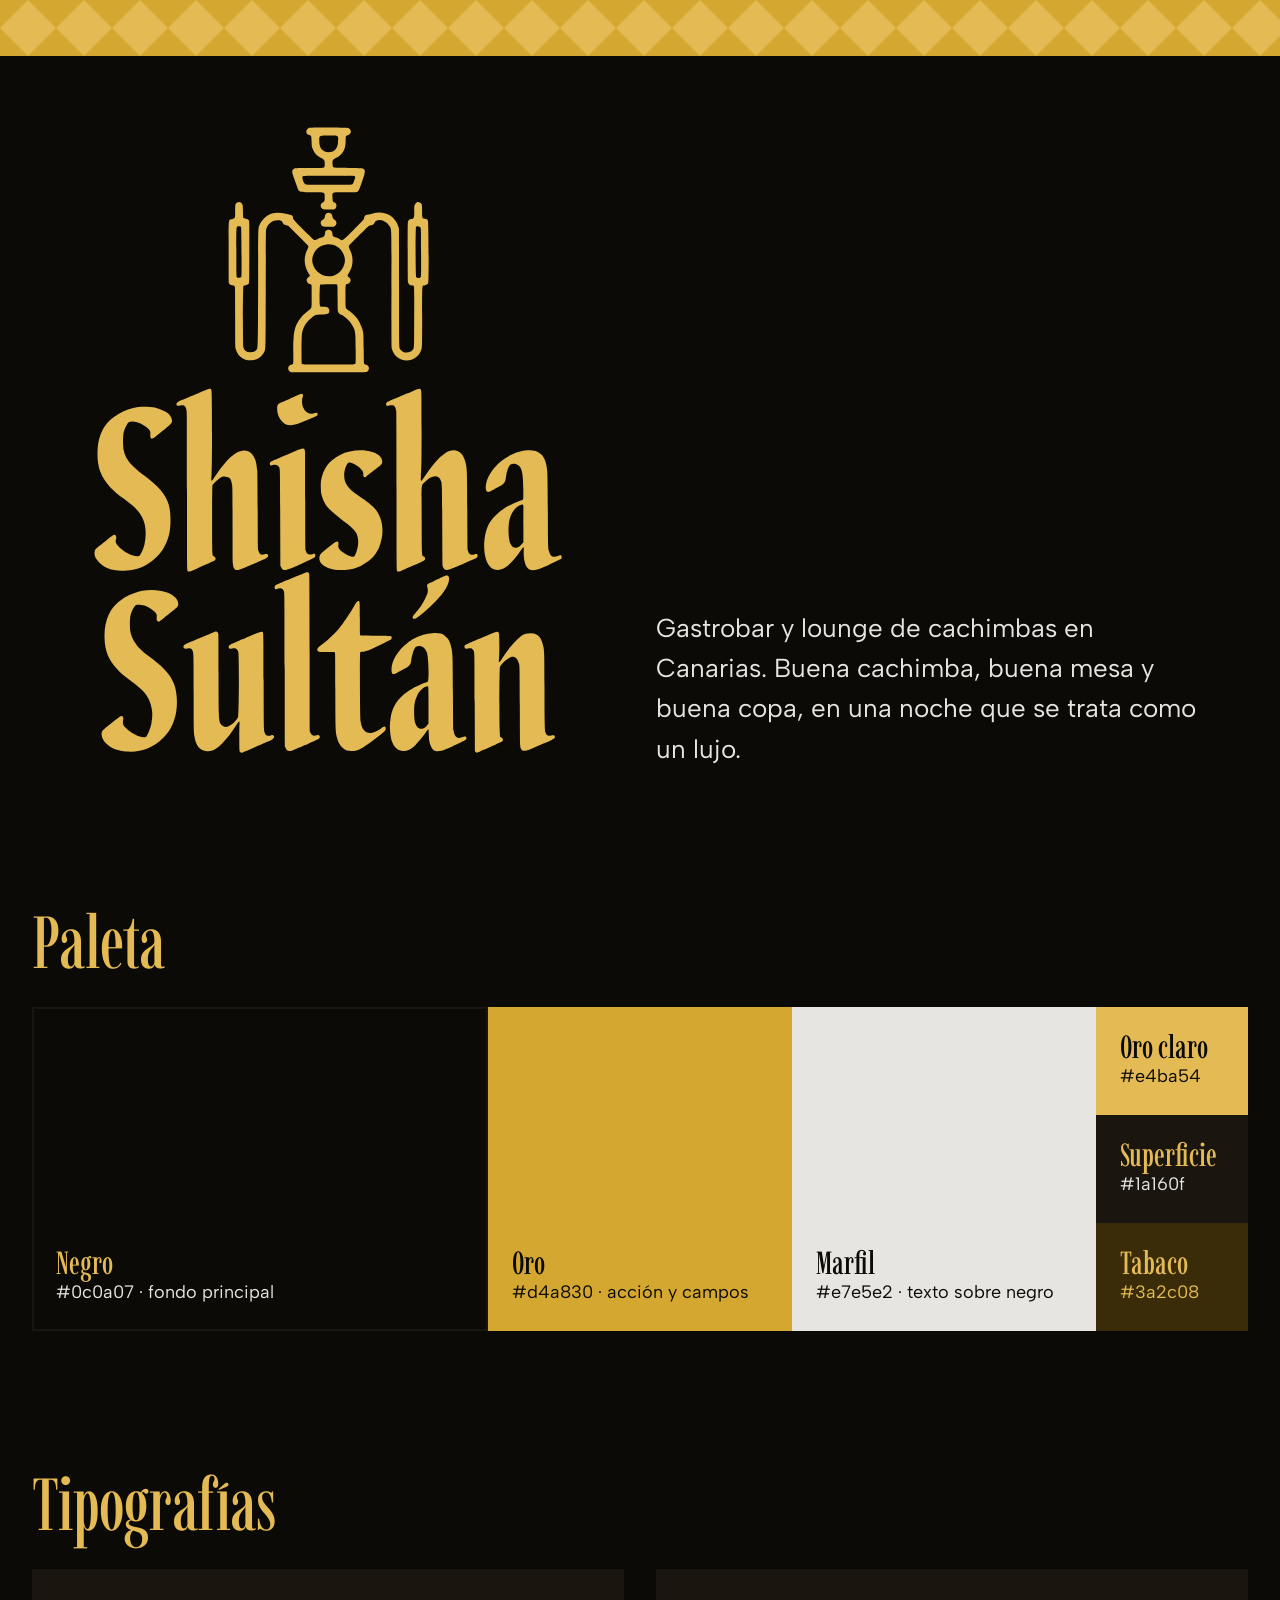
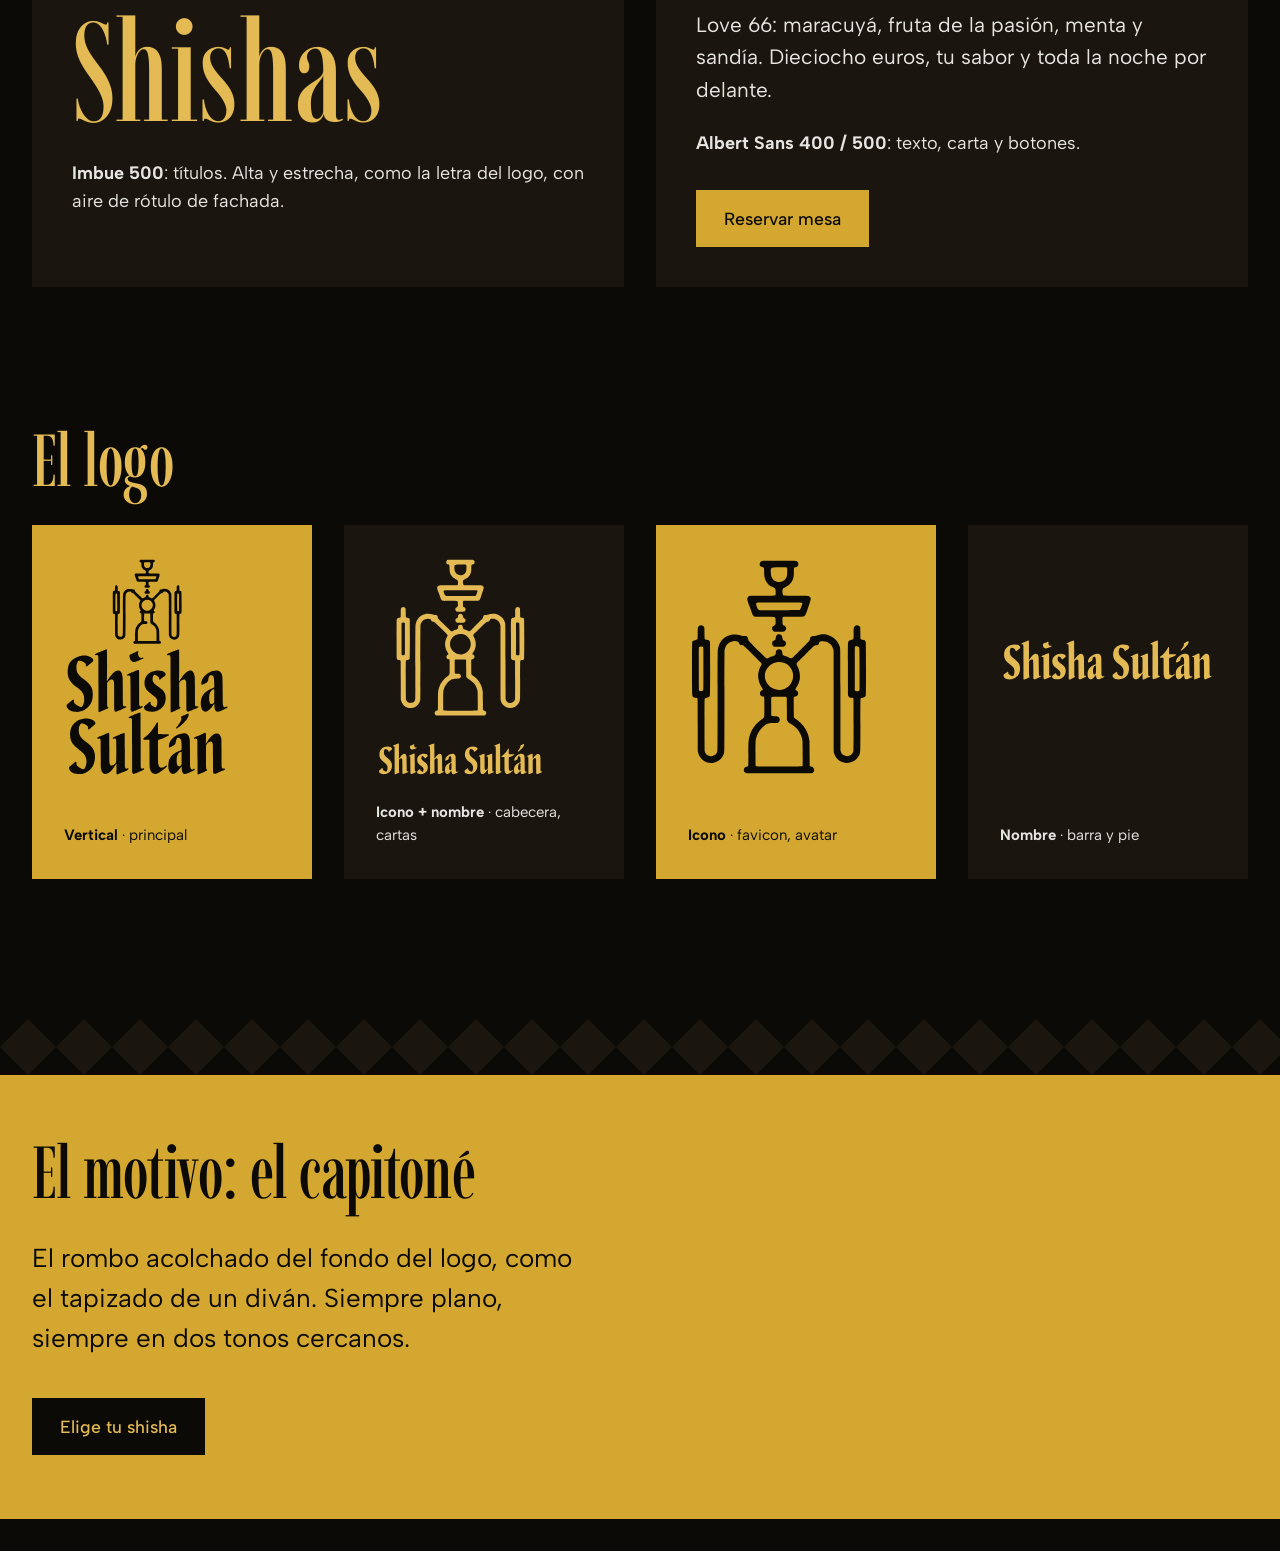
<file: brand/branding.html>
<!doctype html>
<html lang="es">
<head>
<meta charset="utf-8">
<meta name="viewport" content="width=device-width, initial-scale=1">
<title>Shisha Sultán · Branding</title>
<link rel="icon" href="favicon.svg" type="image/svg+xml">
<link rel="preconnect" href="https://fonts.googleapis.com">
<link rel="preconnect" href="https://fonts.gstatic.com" crossorigin>
<link href="https://fonts.googleapis.com/css2?family=Imbue:opsz,wght@10..100,500&family=Albert+Sans:wght@400;500&display=swap" rel="stylesheet">
<style>
  :root {
    --negro: #0c0a07; --superficie: #1a160f; --oro: #d4a830; --oro-claro: #e4ba54; --marfil: #e7e5e2; --tabaco: #3a2c08;
    --display: "Imbue", Georgia, serif; --text: "Albert Sans", Arial, sans-serif;
    --m: clamp(12px, 2.5vw, 32px);
  }
  * { box-sizing: border-box; margin: 0; }
  body { background: var(--negro); color: var(--marfil); font: 400 18px/1.55 var(--text); padding: 0 var(--m) var(--m); }
  h1, h2 { font-family: var(--display); font-weight: 500; letter-spacing: -0.01em; line-height: 0.9; color: var(--oro-claro); }
  h2 { font-size: clamp(2.25rem, 1.4rem + 4vw, 5rem); margin-bottom: 32px; }
  section { margin-top: 140px; }
  .capitone { height: 56px; width: calc(100% + 2 * var(--m)); margin-inline: calc(var(--m) * -1); }
  .hero { display: grid; grid-template-columns: 1fr 1fr; gap: var(--m); align-items: end; margin-top: 64px; }
  .hero img { width: 100%; max-height: 640px; }
  .lead { font-size: clamp(1.25rem, 1.1rem + 0.7vw, 1.625rem); max-width: 34ch; }
  .swatches { display: grid; grid-template-columns: 3fr 2fr 2fr 1fr; min-height: 300px; }
  .sw { padding: 24px; display: flex; flex-direction: column; justify-content: flex-end; }
  .sw b { font: 500 2rem/1 var(--display); }
  .logos { display: grid; grid-template-columns: repeat(4, 1fr); gap: var(--m); }
  .logos figure { padding: 32px; display: grid; gap: 24px; align-content: space-between; min-height: 340px; }
  .logos .o { background: var(--oro); color: var(--negro); }
  .logos .n { background: var(--superficie); }
  .logos img { width: 100%; max-height: 220px; object-fit: contain; object-position: left; }
  figcaption { font-size: 15px; }
  .type { display: grid; grid-template-columns: 1fr 1fr; gap: var(--m); }
  .type div { background: var(--superficie); padding: 40px; }
  .type .big { font: 500 clamp(5rem, 11vw, 11rem)/0.9 var(--display); color: var(--oro-claro); }
  .gold { background: var(--oro); color: var(--negro); padding: 0 var(--m) 64px; margin-inline: calc(var(--m) * -1); }
  .gold h2 { color: var(--negro); padding-top: 64px; }
  .btn { display: inline-block; background: var(--negro); color: var(--oro-claro); font: 500 1.1rem var(--text); padding: 18px 28px; text-decoration: none; }
  .btn.oro { background: var(--oro); color: var(--negro); }
  @media (max-width: 760px) { .hero, .type { grid-template-columns: 1fr; } .logos { grid-template-columns: 1fr 1fr; } .swatches { grid-template-columns: 1fr 1fr; } }
</style>
</head>
<body>
  <svg width="0" height="0" style="position:absolute" aria-hidden="true">
    <defs>
      <pattern id="rombo-n" width="56" height="56" patternUnits="userSpaceOnUse"><rect width="56" height="56" fill="#0c0a07"/><path d="M28 0 56 28 28 56 0 28Z" fill="#1a160f"/></pattern>
      <pattern id="rombo-o" width="56" height="56" patternUnits="userSpaceOnUse"><rect width="56" height="56" fill="#d4a830"/><path d="M28 0 56 28 28 56 0 28Z" fill="#e4ba54"/></pattern>
    </defs>
  </svg>
  <svg class="capitone" aria-hidden="true" style="display:block"><rect width="100%" height="100%" fill="url(#rombo-o)"/></svg>

  <header class="hero">
    <div>
      <h1 style="position:absolute;left:-9999px">Shisha Sultán · Branding</h1>
      <img src="logo-vertical-oro.svg" alt="Shisha Sultán">
    </div>
    <p class="lead">Gastrobar y lounge de cachimbas en Canarias. Buena cachimba, buena mesa y buena copa, en una noche que se trata como un lujo.</p>
  </header>

  <section>
    <h2>Paleta</h2>
    <div class="swatches">
      <div class="sw" style="background:var(--negro);outline:2px solid var(--superficie);outline-offset:-2px"><b style="color:var(--oro-claro)">Negro</b>#0c0a07 · fondo principal</div>
      <div class="sw" style="background:var(--oro);color:var(--negro)"><b>Oro</b>#d4a830 · acción y campos</div>
      <div class="sw" style="background:var(--marfil);color:var(--negro)"><b>Marfil</b>#e7e5e2 · texto sobre negro</div>
      <div style="display:grid">
        <div class="sw" style="background:var(--oro-claro);color:var(--negro)"><b>Oro claro</b>#e4ba54</div>
        <div class="sw" style="background:var(--superficie)"><b style="color:var(--oro-claro)">Superficie</b>#1a160f</div>
        <div class="sw" style="background:var(--tabaco);color:var(--oro-claro)"><b>Tabaco</b>#3a2c08</div>
      </div>
    </div>
  </section>

  <section>
    <h2>Tipografías</h2>
    <div class="type">
      <div><p class="big">Shishas</p><p style="margin-top:24px"><b>Imbue 500</b>: títulos. Alta y estrecha, como la letra del logo, con aire de rótulo de fachada.</p></div>
      <div>
        <p style="font-size:1.3rem">Love 66: maracuyá, fruta de la pasión, menta y sandía. Dieciocho euros, tu sabor y toda la noche por delante.</p>
        <p style="margin-top:24px"><b>Albert Sans 400 / 500</b>: texto, carta y botones.</p>
        <p style="margin-top:32px"><a class="btn oro" href="#">Reservar mesa</a></p>
      </div>
    </div>
  </section>

  <section>
    <h2>El logo</h2>
    <div class="logos">
      <figure class="o"><img src="logo-vertical-negro.svg" alt="Logo vertical en negro"><figcaption><b>Vertical</b> · principal</figcaption></figure>
      <figure class="n"><img src="logo-icono-nombre-oro.svg" alt="Icono y nombre en oro"><figcaption><b>Icono + nombre</b> · cabecera, cartas</figcaption></figure>
      <figure class="o"><img src="logo-icono-negro.svg" alt="Icono de la cachimba"><figcaption><b>Icono</b> · favicon, avatar</figcaption></figure>
      <figure class="n"><img src="logo-nombre-oro.svg" alt="Nombre Shisha Sultán" style="max-height:80px;margin-top:80px"><figcaption><b>Nombre</b> · barra y pie</figcaption></figure>
    </div>
  </section>

  <section class="gold">
    <svg class="capitone" aria-hidden="true" style="display:block"><rect width="100%" height="100%" fill="url(#rombo-n)"/></svg>
    <h2>El motivo: el capitoné</h2>
    <p class="lead" style="margin-bottom:40px">El rombo acolchado del fondo del logo, como el tapizado de un diván. Siempre plano, siempre en dos tonos cercanos.</p>
    <a class="btn" href="#">Elige tu shisha</a>
  </section>
</body>
</html>
</file>
<file: styles.css>
/* Shisha Sultán · estilos
   Tokens del DESIGN.md. Dirección de Taste Skill: split-stage. */

:root {
  --negro: #0c0a07;
  --superficie: #1a160f;
  --oro: #d4a830;
  --oro-claro: #e4ba54;
  --marfil: #e7e5e2;
  --tabaco: #3a2c08;

  --display: "Imbue", "Didot", Georgia, serif;
  --texto: "Albert Sans", "Helvetica Neue", Arial, sans-serif;

  --step-small: clamp(0.8125rem, 0.79rem + 0.1vw, 0.875rem);
  --step-body: clamp(1rem, 0.95rem + 0.2vw, 1.125rem);
  --step-lead: clamp(1.25rem, 1.1rem + 0.7vw, 1.625rem);
  --step-head: clamp(2.5rem, 1.4rem + 3.4vw, 4.5rem);
  --step-display: clamp(5rem, 21.5vw, 26rem);

  --m: clamp(20px, 1.6vw, 24px);
  --hueco: clamp(7.5rem, 12vw, 13rem);
  --barra: 64px;

  --ease-out: cubic-bezier(0.22, 1, 0.36, 1);
  --ease-soft: cubic-bezier(0.33, 1, 0.68, 1);
  --t-press: 140ms;
  --t-hover: 180ms;
  --t-reveal: 800ms;
}

/* ---------- base ---------- */
*, *::before, *::after { box-sizing: border-box; }
html { -webkit-text-size-adjust: 100%; text-size-adjust: 100%; background: var(--negro); color-scheme: dark; scroll-padding-top: calc(var(--barra) + 16px); }
body { overflow-x: clip; margin: 0; background: var(--negro); color: var(--marfil); font: 400 var(--step-body)/1.55 var(--texto); -webkit-font-smoothing: antialiased; text-rendering: optimizeLegibility; }
h1, h2, h3, h4, p, figure, ul, dl, dd { margin: 0; }
ul { padding: 0; list-style: none; }
img { display: block; max-width: 100%; height: auto; }
button { font: inherit; color: inherit; background: none; border: 0; padding: 0; cursor: pointer; }
a, button { touch-action: manipulation; -webkit-tap-highlight-color: transparent; }
a { color: inherit; text-underline-offset: 0.2em; text-decoration-thickness: 1px; }
:target { scroll-margin-top: calc(var(--barra) + 16px); }
::selection { background: var(--oro); color: var(--negro); }
:focus-visible { outline: 3px solid var(--marfil); outline-offset: 3px; }
.shishas :focus-visible, .reservas :focus-visible, .hoja :focus-visible { outline-color: var(--negro); }
[hidden] { display: none !important; }
.oculto { position: absolute; width: 1px; height: 1px; overflow: hidden; clip-path: inset(50%); white-space: nowrap; }
.defs { position: absolute; }
.saltar { position: absolute; left: var(--m); top: -100px; z-index: 20; background: var(--oro); color: var(--negro); padding: 12px 16px; }
.saltar:focus { top: 8px; }

h1, h2, h3, h4 { font-family: var(--display); font-weight: 500; letter-spacing: -0.01em; line-height: 0.92; text-wrap: balance; font-optical-sizing: auto; }
.titulo { font-size: var(--step-head); color: var(--oro-claro); max-width: 16ch; }
.entradilla { font-size: var(--step-lead); line-height: 1.35; max-width: 34ch; margin-top: 32px; }

.capitone { display: block; width: 100%; height: 56px; }
.capitone--fino { height: 8px; }

/* ---------- botones ---------- */
.boton {
  display: inline-flex; align-items: center; justify-content: center; min-height: 52px; padding: 0 28px;
  font: 500 var(--step-body)/1 var(--texto); text-decoration: none; touch-action: manipulation;
  transition: background-color var(--t-hover) var(--ease-out), color var(--t-hover) var(--ease-out), transform var(--t-press) var(--ease-out);
}
.boton:hover { transform: translateY(-2px); }
.boton:active { transform: translateY(0) scale(0.98); }
.boton--oro { background: var(--oro); color: var(--negro); }
.boton--oro:hover { background: var(--oro-claro); }
.boton--negro { background: var(--negro); color: var(--oro-claro); }
.boton--negro:hover { background: var(--superficie); }

/* ---------- barra ---------- */
.barra {
  position: sticky; top: 0; z-index: 10; height: var(--barra); background: var(--negro);
  display: flex; align-items: center; gap: 32px; padding: 0 var(--m);
}
.barra__marca { display: block; line-height: 0; }
.emblema { display: block; width: auto; height: 44px; color: var(--oro-claro); overflow: visible; }
.barra nav { margin-left: auto; }
.barra__enlaces { display: flex; gap: 28px; }
.barra__enlaces a { text-decoration: none; padding: 8px 0; transition: color var(--t-hover); }
.barra__enlaces a:hover { color: var(--oro-claro); }
.barra__accion { min-height: 44px; padding: 0 20px; }

/* ---------- escena partida ---------- */
.escena { display: grid; grid-template-columns: 1fr 1fr; gap: var(--m); padding: 0 var(--m); align-items: start; }
.escena__foto { position: sticky; top: var(--barra); height: calc(100svh - var(--barra) - var(--m)); overflow: hidden; background: var(--superficie); }
.escena__foto img { position: absolute; inset: 0; width: 100%; height: 100%; object-fit: cover; }
.escena__foto figcaption, .escena__pie {
  position: absolute; left: 0; bottom: 0; z-index: 2; margin: 0; background: var(--negro); color: var(--marfil);
  font-size: var(--step-small); padding: 10px 14px;
}
.escena__foto--portada img { animation: deriva 5s var(--ease-soft) both; transform-origin: 50% 40%; }
@keyframes deriva { from { transform: scale(1.08); } to { transform: scale(1); } }

.escena__foto--lectura img { opacity: 0; transition: opacity 1.6s var(--ease-soft); }
.escena__foto--lectura img.activa { opacity: 1; }

/* portada: la tarjeta impresa */
.portada {
  min-height: calc(100svh - var(--barra) - var(--m)); background: var(--superficie);
  display: flex; flex-direction: column;
}
.portada__cuerpo { flex: 1; display: flex; flex-direction: column; align-items: center; justify-content: center; text-align: center; padding: 48px clamp(24px, 4vw, 64px) 28px; }
.portada__logo { width: clamp(150px, 13vw, 220px); height: auto; }
.portada__titulo { font-size: var(--step-head); color: var(--oro-claro); max-width: 20ch; margin-top: 40px; }
.portada__texto { max-width: 36ch; margin: 32px 0 36px; }
.portada__enlaces { display: flex; flex-wrap: wrap; justify-content: center; gap: 8px 28px; margin-top: auto; padding-top: 48px; font-size: var(--step-small); }
.portada__enlaces a { padding: 8px 0; }
.portada__enlaces a:hover { color: var(--oro-claro); }

/* ---------- shishas: campo dorado ---------- */
.shishas { background: var(--oro); color: var(--negro); margin-top: var(--hueco); }
.shishas .titulo { color: var(--negro); }
.shishas__marco {
  display: grid; grid-template-columns: repeat(12, 1fr); column-gap: var(--m); row-gap: 56px;
  padding: clamp(64px, 8vw, 120px) var(--m) clamp(80px, 10vw, 160px);
}
.shishas__intro { grid-column: 1 / 8; }
.selector { grid-column: 1 / 8; grid-row: 2; display: grid; grid-template-columns: repeat(3, 1fr); gap: 32px var(--m); align-content: start; }
.selector__familia h3 { font-size: var(--step-lead); margin-bottom: 12px; }
.selector__familia ul { display: grid; gap: 4px; }
.sabor {
  width: 100%; text-align: left; padding: 12px 14px; display: grid; gap: 2px; min-height: 44px;
  transition: background-color var(--t-hover) var(--ease-out), color var(--t-hover) var(--ease-out), transform var(--t-press) var(--ease-out);
}
.sabor:hover { background: var(--oro-claro); }
.sabor:active { transform: scale(0.98); }
.sabor[aria-pressed="true"] { background: var(--negro); color: var(--oro-claro); }
.sabor[aria-pressed="true"] .sabor__notas { color: var(--marfil); }
.sabor__nombre { font: 500 var(--step-lead)/1.1 var(--display); }
.sabor__notas { font-size: var(--step-body); color: var(--tabaco); line-height: 1.35; }

.ficha {
  grid-column: 8 / 13; grid-row: 1 / 4; align-self: start; position: sticky; top: calc(var(--barra) + 24px);
  background: var(--negro); color: var(--marfil); padding: clamp(28px, 3vw, 48px);
  display: grid; gap: 12px;
}
.ficha__nombre { font: 500 var(--step-head)/0.9 var(--display); color: var(--oro-claro); letter-spacing: -0.01em; }
.ficha__notas { font-size: var(--step-lead); line-height: 1.35; min-height: 2.7em; }
.ficha__precio { color: var(--marfil); }
.ficha__precio b { font-weight: 500; color: var(--oro-claro); }
.ficha .boton { justify-self: start; margin-top: 12px; background: var(--oro); color: var(--negro); }
.ficha .boton:hover { background: var(--oro-claro); }
.ficha.cambia .ficha__nombre, .ficha.cambia .ficha__notas { animation: cambia 420ms var(--ease-out); }
@keyframes cambia { from { opacity: 0; transform: translateY(10px); } to { opacity: 1; transform: none; } }

.shishas__foto { grid-column: 1 / 5; grid-row: 3; }
.shishas__foto img { width: 100%; aspect-ratio: 4 / 5; object-fit: cover; }
.shishas__foto figcaption { font-size: var(--step-small); margin-top: 12px; color: var(--tabaco); }

/* ---------- lectura: carta y la casa ---------- */
.escena--lectura { margin-top: var(--hueco); }
.lectura { display: grid; gap: var(--hueco); padding: 0 clamp(0px, 2vw, 32px) var(--hueco) 0; }

.pestanas { margin-top: 48px; }
.pestanas__lista { display: flex; flex-wrap: wrap; gap: 4px; margin-bottom: 4px; }
.pestanas__lista [role="tab"] {
  padding: 12px 18px; min-height: 44px; background: var(--superficie);
  transition: background-color var(--t-hover), color var(--t-hover);
}
.pestanas__lista [role="tab"]:hover { background: var(--tabaco); }
.pestanas__lista [role="tab"][aria-selected="true"] { background: var(--oro); color: var(--negro); }

.hoja { background: var(--marfil); color: var(--negro); padding: clamp(28px, 4vw, 56px); }
.hoja + .hoja { margin-top: 4px; }
.hoja__titulo { font-size: var(--step-head); margin-bottom: 32px; }
.js .hoja__titulo { position: absolute; width: 1px; height: 1px; overflow: hidden; clip-path: inset(50%); }
.hoja__grupo + .hoja__grupo { margin-top: 48px; }
.hoja__grupo h4 { font-size: var(--step-lead); margin-bottom: 12px; }
.hoja__nota { margin: -8px 0 16px; color: var(--tabaco); }
.hoja__grupo ul { columns: 2 17rem; column-gap: 40px; }
.hoja__grupo li { break-inside: avoid; display: flex; justify-content: space-between; align-items: baseline; gap: 16px; padding: 7px 0; }
.hoja__plato small { display: block; font-size: var(--step-small); color: #4a4334; line-height: 1.4; margin-top: 2px; }
.hoja__precio { white-space: nowrap; font-variant-numeric: tabular-nums; font-weight: 500; }



/* ---------- dónde y cuándo ---------- */
.donde { margin-top: var(--hueco); padding: 0 var(--m); display: grid; grid-template-columns: repeat(12, 1fr); column-gap: var(--m); }
.donde .titulo { grid-column: 1 / 6; max-width: 8ch; }
.datos { grid-column: 7 / 13; display: grid; gap: 4px; align-self: start; }
.datos div { display: grid; grid-template-columns: 12rem 1fr; gap: var(--m); background: var(--superficie); padding: 20px 24px; align-items: baseline; }
.datos dt { font: 500 var(--step-lead)/1.1 var(--display); color: var(--oro-claro); }
.datos dd { font-size: var(--step-lead); line-height: 1.35; }
.datos a { color: var(--oro-claro); transition: color var(--t-hover); }
.datos a:hover { color: var(--marfil); }

/* ---------- reservas ---------- */
.reservas {
  margin-top: var(--hueco); background: var(--oro); color: var(--negro); min-height: 100svh;
  display: grid; grid-template-rows: auto 1fr auto; padding: clamp(40px, 5vw, 72px) var(--m) 28px;
}
.reservas__arriba { display: grid; grid-template-columns: repeat(12, 1fr); column-gap: var(--m); }
.reservas__frase { grid-column: 1 / 6; }
.reservas__accion { grid-column: 8 / 13; }
.reservas__frase { font-size: var(--step-lead); line-height: 1.35; max-width: 26ch; }
.reservas__titulo {
  align-self: end; font-size: var(--step-display); line-height: 0.78; letter-spacing: -0.03em; color: var(--negro);
  margin: 0 0 0 -0.03em; white-space: nowrap;
}
.reservas__estado { font-size: var(--step-lead); line-height: 1.35; max-width: 26ch; }
.reservas .boton { margin-top: 24px; }
.reservas .boton + .boton { margin-left: 8px; }
.reservas__pies { display: flex; justify-content: space-between; gap: 16px; flex-wrap: wrap; margin-top: 40px; font-size: var(--step-body); }

/* ---------- pie ---------- */
.pie { position: relative; min-height: 100svh; display: flex; flex-direction: column; justify-content: space-between; overflow: hidden; color: var(--marfil); }
.pie .capitone--fino { position: relative; z-index: 2; }
.pie__foto { position: absolute; inset: 8px 0 0; width: 100%; height: calc(100% - 8px); object-fit: cover; filter: brightness(0.3); }
.pie__arriba, .pie__abajo { position: relative; z-index: 1; padding: 32px var(--m); }
.pie__arriba { display: flex; justify-content: space-between; gap: 32px; flex-wrap: wrap; }
.pie__arriba ul { display: grid; gap: 8px; }
.pie__arriba a { text-decoration: none; padding: 4px 0; display: inline-block; }
.pie__arriba a:hover { color: var(--oro-claro); }
.pie__arriba p { text-align: right; }
.pie__nombre { width: 100%; height: auto; }
.pie__legal { font-size: var(--step-body); margin-top: 24px; max-width: 62ch; line-height: 1.6; }
.pie__legal a { text-decoration: underline; transition: color var(--t-hover); }
.pie__legal a:hover { color: var(--oro-claro); }

/* ---------- animación de entrada: S → SS → cachimba → Shisha · Sultán → barra ---------- */
.intro-pendiente body::before {
  content: ""; position: fixed; inset: 0; z-index: 50; background: var(--negro);
  animation: cubre-fuera 300ms 3.2s forwards; /* si el script no llega, la tapa se va sola */
}
@keyframes cubre-fuera { to { opacity: 0; visibility: hidden; } }
.intro { position: fixed; inset: 0; z-index: 60; cursor: pointer; }
.intro__fondo { position: absolute; inset: 0; background: var(--negro); }
.intro .emblema { position: absolute; left: 0; top: 0; height: auto; transform-origin: 0 0; will-change: transform; }
.intro .emblema g[class^="e-"] { transform-box: fill-box; transform-origin: center; will-change: transform, opacity; }
.intro-activa .barra .emblema { visibility: hidden; }

/* ---------- llegada de la portada (asentada antes de 1,2 s) ---------- */
.portada__logo, .portada__titulo, .portada__texto, .portada__cuerpo > .boton { animation: llega 700ms var(--ease-out) both; }
.portada__titulo { animation-delay: 120ms; }
.portada__texto { animation-delay: 220ms; }
.portada__cuerpo > .boton { animation-delay: 320ms; }
@keyframes llega { from { opacity: 0; transform: translateY(18px); } to { opacity: 1; transform: none; } }

/* ---------- entradas ---------- */
.js [data-entra] { opacity: 0; transform: translateY(24px); transition: opacity var(--t-reveal) var(--ease-out), transform var(--t-reveal) var(--ease-out); transition-delay: calc(var(--i, 0) * 80ms); }
.js [data-entra].visto { opacity: 1; transform: none; }

/* ---------- tableta ---------- */
@media (max-width: 1100px) {
  .selector { grid-template-columns: 1fr 1fr; }
  .datos div { grid-template-columns: 1fr; gap: 4px; }
  .reservas__frase { grid-column: 1 / 7; }
}

/* ---------- móvil ---------- */
@media (max-width: 820px) {
  :root { --barra: 56px; --hueco: 112px; }
  .barra { gap: 16px; }
  .emblema { height: 34px; }
  .barra nav { display: none; }
  .barra__accion { margin-left: auto; }

  .escena { grid-template-columns: 1fr; gap: 0; }
  .escena__foto { position: relative; top: 0; height: 52svh; }
  .escena__foto--portada { order: -1; }
  .portada { min-height: 0; margin-top: -24px; position: relative; z-index: 3; margin-inline: 12px; }
  .capitone { height: 40px; }
  .capitone--fino { height: 8px; }
  .portada__titulo { font-size: clamp(2.25rem, 9vw, 3rem); margin-top: 32px; }
  .portada__cuerpo { padding: 36px 20px 24px; }

  .shishas__marco, .donde { grid-template-columns: 1fr; row-gap: 40px; }
  .shishas__intro, .selector, .ficha, .shishas__foto, .donde .titulo, .datos { grid-column: 1; grid-row: auto; }
  .selector { grid-template-columns: 1fr; }
  .ficha { position: relative; top: 0; order: 3; }
  .shishas__foto { order: 4; }

  .escena--lectura .escena__foto { order: -1; height: 60svh; margin: 0 calc(var(--m) * -1); }
  .escena__foto figcaption, .escena__pie { display: none; }
  .datos { grid-template-columns: 1fr 1fr; }
  .datos div:last-child { grid-column: 1 / -1; }
  .reservas__arriba { grid-template-columns: 1fr 1fr; gap: 32px var(--m); }
  .reservas__frase { grid-column: 1; }
  .reservas__accion { grid-column: 2; }
  .lectura { padding-right: 0; padding-top: 56px; }
  .hoja { padding: 24px 20px; }
  .hoja__grupo ul { columns: 1; }

  .reservas { min-height: 86svh; }
  .reservas { grid-template-rows: auto auto 1fr auto; }
  .reservas__titulo { order: -1; align-self: start; font-size: 34vw; white-space: normal; line-height: 0.82; margin-bottom: 40px; }
  .reservas .boton + .boton { margin-left: 0; }
  .reservas__accion { display: flex; flex-direction: column; align-items: flex-start; }
  .reservas__pies { flex-direction: column; margin-top: 48px; }
  .pie { min-height: 88svh; }
  .pie__arriba p { text-align: left; }
}

@media (max-width: 520px) {
  .datos { grid-template-columns: 1fr; }
  .reservas__arriba { grid-template-columns: 1fr; }
  .reservas__frase, .reservas__accion { grid-column: 1; }
}

/* ---------- movimiento reducido ---------- */
@media (prefers-reduced-motion: reduce) {
  *, *::before, *::after { animation-duration: 0.01ms !important; animation-iteration-count: 1 !important; transition-duration: 0.01ms !important; }
  .js [data-entra] { opacity: 1; transform: none; }
  .escena__foto--portada img { animation: none; transform: none; }
}
</file>
